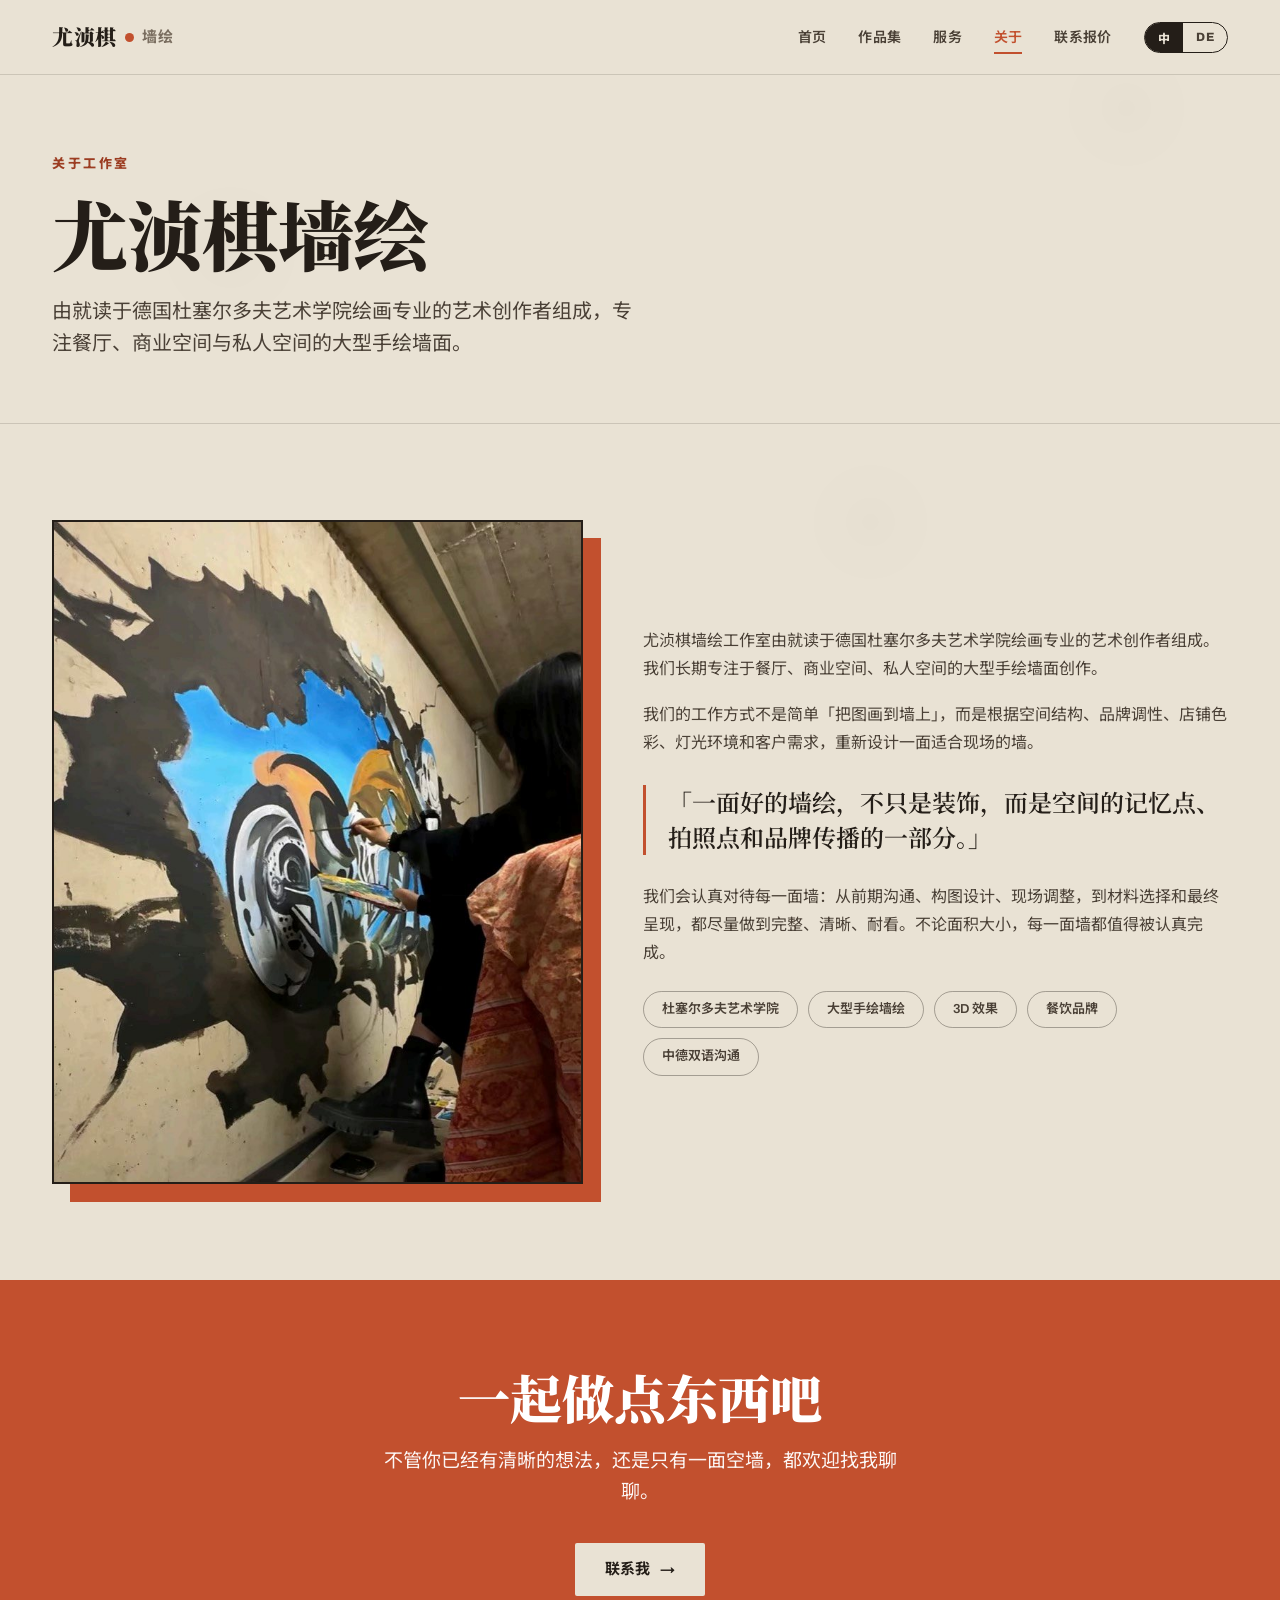
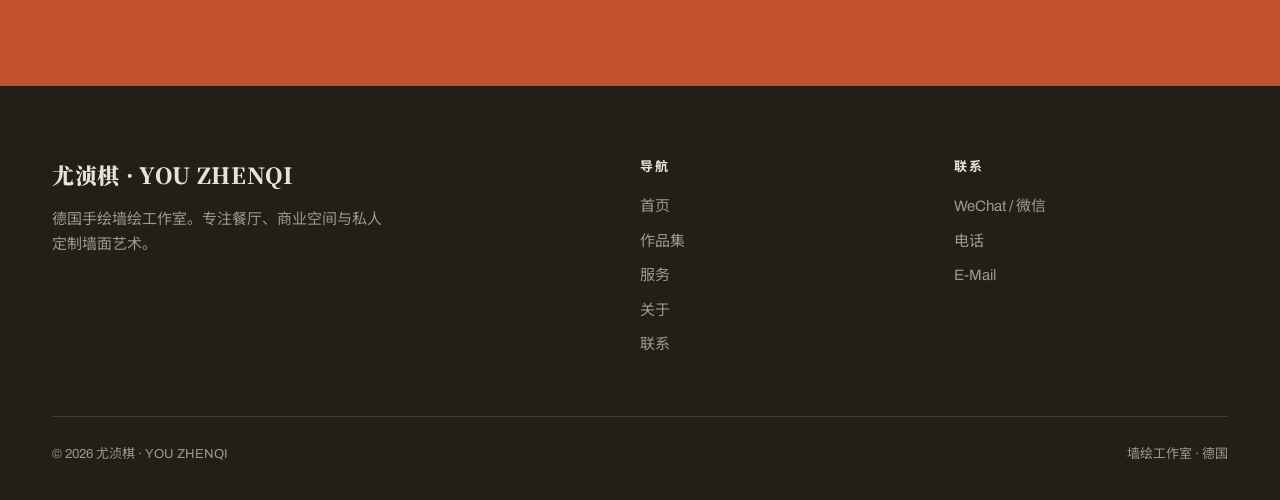
<file: about.html>
<!DOCTYPE html>
<html lang="zh">
<head>
<meta charset="UTF-8">
<meta name="viewport" content="width=device-width, initial-scale=1.0">
<title>关于 · 尤浈棋墙绘 | Über mich — YOU Zhenqi</title>
<link rel="preconnect" href="https://fonts.googleapis.com">
<link rel="preconnect" href="https://fonts.gstatic.com" crossorigin>
<link href="https://fonts.googleapis.com/css2?family=Noto+Serif+SC:wght@400;600;900&family=Noto+Sans+SC:wght@400;500;700&family=Archivo:wght@400;600;700;800&family=Archivo+Black&display=swap" rel="stylesheet">
<style>
/* ============================================================
   尤浈棋墙绘工作室 — 全站样式
   设计语言：plaster 墙底 / terracotta 赭红 / 手工质感
   ============================================================ */
:root{
  --plaster:#E9E2D4;
  --plaster-2:#DED4C0;
  --plaster-3:#D3C7AF;
  --paper:#F3EEE3;
  --ink:#241E18;
  --ink-soft:#4A4036;
  --ink-faint:#7A6E60;
  --terra:#C2502E;
  --terra-deep:#9C3D22;
  --terra-light:#D9683F;
  --ochre:#D88A3F;
  --teal:#2E5D5A;
  --gold:#C99A4B;
  --line:rgba(36,30,24,.15);
  --line-strong:rgba(36,30,24,.35);
  --shadow:24px 24px 0 rgba(36,30,24,.06);
  --serif:'Noto Serif SC',serif;
  --sans:'Archivo','Noto Sans SC',sans-serif;
  --black:'Archivo Black',sans-serif;
  --maxw:1240px;
}
*{margin:0;padding:0;box-sizing:border-box}
html{scroll-behavior:smooth;-webkit-text-size-adjust:100%}
body{
  font-family:var(--sans);background:var(--plaster);color:var(--ink);
  -webkit-font-smoothing:antialiased;overflow-x:hidden;line-height:1.5;
}
body::before{
  content:"";position:fixed;inset:0;z-index:0;pointer-events:none;opacity:.6;
  background-image:
    radial-gradient(circle at 18% 28%, rgba(0,0,0,.022) 0%, transparent 7%),
    radial-gradient(circle at 68% 58%, rgba(0,0,0,.018) 0%, transparent 8%),
    radial-gradient(circle at 88% 12%, rgba(0,0,0,.018) 0%, transparent 6%),
    radial-gradient(circle at 40% 80%, rgba(0,0,0,.015) 0%, transparent 7%);
}
.wrap{max-width:var(--maxw);margin:0 auto;padding:0 32px;position:relative;z-index:1}
img{max-width:100%;display:block}
a{color:inherit}

/* ---------- 语言切换 ---------- */
.de [data-zh]{display:none}
[data-de]{display:none}
.de [data-de]{display:inline}
.de [data-de].block{display:block}

/* ---------- 顶栏 ---------- */
header.site{
  position:sticky;top:0;z-index:100;
  background:rgba(233,226,212,.85);backdrop-filter:blur(12px);
  border-bottom:1px solid var(--line);transition:transform .35s;
}
header.site.hide{transform:translateY(-100%)}
.nav{display:flex;align-items:center;justify-content:space-between;height:74px}
.brand{font-family:var(--serif);font-weight:900;font-size:21px;letter-spacing:.03em;text-decoration:none;color:var(--ink);display:flex;align-items:center;gap:8px}
.brand .dot{width:9px;height:9px;background:var(--terra);border-radius:50%;display:inline-block}
.nav-links{display:flex;gap:32px;align-items:center}
.nav-links a.nl{text-decoration:none;color:var(--ink-soft);font-size:14px;font-weight:600;letter-spacing:.02em;position:relative;padding:4px 0;transition:color .2s}
.nav-links a.nl::after{content:"";position:absolute;left:0;bottom:-2px;width:0;height:2px;background:var(--terra);transition:width .25s}
.nav-links a.nl:hover,.nav-links a.nl.active{color:var(--terra)}
.nav-links a.nl:hover::after,.nav-links a.nl.active::after{width:100%}
.lang-toggle{display:flex;border:1.5px solid var(--ink);border-radius:40px;overflow:hidden}
.lang-toggle button{border:none;background:transparent;padding:6px 13px;cursor:pointer;font-weight:800;color:var(--ink-soft);font-size:12px;letter-spacing:.04em;font-family:inherit}
.lang-toggle button.active{background:var(--ink);color:var(--plaster)}
.menu-btn{display:none;background:none;border:none;cursor:pointer;flex-direction:column;gap:5px;padding:8px;z-index:101}
.menu-btn span{width:26px;height:2px;background:var(--ink);display:block;transition:.3s}
.menu-btn.x span:nth-child(1){transform:translateY(7px) rotate(45deg)}
.menu-btn.x span:nth-child(2){opacity:0}
.menu-btn.x span:nth-child(3){transform:translateY(-7px) rotate(-45deg)}

/* ---------- 按钮 ---------- */
.btn{display:inline-flex;align-items:center;gap:9px;text-decoration:none;font-weight:700;font-size:15px;padding:15px 30px;border-radius:2px;transition:transform .15s,box-shadow .2s,background .2s,color .2s;letter-spacing:.02em;cursor:pointer;border:none;font-family:inherit}
.btn-primary{background:var(--terra);color:#fff;box-shadow:4px 4px 0 var(--ink)}
.btn-primary:hover{transform:translate(-2px,-2px);box-shadow:6px 6px 0 var(--ink)}
.btn-ghost{background:transparent;color:var(--ink);border:1.5px solid var(--ink)}
.btn-ghost:hover{background:var(--ink);color:var(--plaster)}
.btn-light{background:var(--plaster);color:var(--ink)}
.btn-light:hover{transform:translateY(-2px)}

/* ---------- section 通用 ---------- */
.section{padding:96px 0;position:relative}
.sec-head{margin-bottom:54px;max-width:720px}
.sec-head.center{margin-left:auto;margin-right:auto;text-align:center}
.sec-tag{display:inline-flex;align-items:center;gap:10px;font-size:12px;font-weight:800;letter-spacing:.2em;text-transform:uppercase;color:var(--terra);margin-bottom:18px}
.sec-tag::before{content:"";width:34px;height:2px;background:var(--terra)}
.sec-head.center .sec-tag::before{display:none}
.sec-title{font-family:var(--serif);font-weight:900;font-size:clamp(30px,5vw,52px);line-height:1.04;letter-spacing:-.01em}
.sec-sub{font-size:18px;line-height:1.65;color:var(--ink-soft);margin-top:20px}

/* ---------- 页面顶部 banner ---------- */
.page-hero{padding:80px 0 64px;border-bottom:1px solid var(--line);position:relative;overflow:hidden}
.page-hero .eyebrow{font-size:13px;font-weight:800;letter-spacing:.2em;text-transform:uppercase;color:var(--terra-deep);margin-bottom:20px}
.page-hero h1{font-family:var(--serif);font-weight:900;font-size:clamp(40px,7vw,76px);line-height:1;letter-spacing:-.01em}
.page-hero .ph-lead{font-size:clamp(17px,2.2vw,20px);line-height:1.6;color:var(--ink-soft);max-width:580px;margin-top:24px}
.page-hero .ph-deco{position:absolute;right:-30px;bottom:-40px;width:300px;opacity:.5;pointer-events:none}
@media(max-width:760px){.page-hero .ph-deco{display:none}}

/* ---------- 滚动渐入 ---------- */
.reveal{opacity:0;transform:translateY(28px);transition:opacity .8s cubic-bezier(.2,.7,.3,1),transform .8s cubic-bezier(.2,.7,.3,1)}
.reveal.in{opacity:1;transform:none}
.reveal.d1{transition-delay:.08s}.reveal.d2{transition-delay:.16s}.reveal.d3{transition-delay:.24s}.reveal.d4{transition-delay:.32s}

/* ---------- 页脚 ---------- */
footer.site{background:var(--ink);color:rgba(233,226,212,.62);padding:72px 0 36px}
.foot-grid{display:grid;grid-template-columns:2fr 1fr 1fr;gap:40px;margin-bottom:48px}
footer .brand{color:var(--plaster);font-size:22px;margin-bottom:16px}
footer .f-about{max-width:340px;line-height:1.7;font-size:15px}
.foot-col h4{color:var(--plaster);font-size:13px;letter-spacing:.12em;text-transform:uppercase;margin-bottom:18px;font-weight:700}
.foot-col a{display:block;text-decoration:none;color:rgba(233,226,212,.62);font-size:15px;margin-bottom:12px;transition:color .2s}
.foot-col a:hover{color:var(--ochre)}
.foot-bottom{border-top:1px solid rgba(233,226,212,.16);padding-top:28px;display:flex;justify-content:space-between;flex-wrap:wrap;gap:12px;font-size:13px}
@media(max-width:760px){.foot-grid{grid-template-columns:1fr;gap:30px}}

/* ---------- 移动端 ---------- */
@media(max-width:880px){
  .wrap{padding:0 22px}
  .section{padding:68px 0}
  .menu-btn{display:flex}
  .nav-links{position:fixed;inset:74px 0 auto 0;background:var(--paper);flex-direction:column;gap:0;padding:0;border-bottom:0 solid var(--line);max-height:0;overflow:hidden;transition:max-height .35s ease,padding .35s ease;box-shadow:0 20px 40px rgba(36,30,24,.12)}
  .nav-links.open{max-height:440px;padding:8px 0 20px;border-bottom:1px solid var(--line)}
  .nav-links a.nl{padding:16px 26px;width:100%;border-bottom:1px solid var(--line)}
  .nav-links a.nl::after{display:none}
  .lang-toggle{margin:16px 26px 0}
}
@media(prefers-reduced-motion:reduce){
  .reveal{opacity:1!important;transform:none!important;transition:none}
  html{scroll-behavior:auto}
  *{animation:none!important}
}

/* ============================================================
   组件样式 — 各页面专用模块
   ============================================================ */

/* ===== 首页 HERO ===== */
.home-hero{padding:80px 0 60px;position:relative;min-height:78vh;display:flex;align-items:center}
.hero-grid{display:grid;grid-template-columns:1.05fr .95fr;gap:50px;align-items:center;width:100%}
.hero-eyebrow{display:inline-flex;align-items:center;gap:12px;font-size:13px;font-weight:800;letter-spacing:.18em;text-transform:uppercase;color:var(--terra-deep);margin-bottom:28px}
.hero-eyebrow::before{content:"";width:40px;height:2px;background:var(--terra)}
.home-hero h1{font-family:var(--serif);font-weight:900;font-size:clamp(46px,7.5vw,88px);line-height:.98;letter-spacing:-.015em;margin-bottom:10px}
.home-hero h1 .accent{color:var(--terra)}
.home-hero .sub-name{font-family:var(--black);font-size:clamp(13px,1.8vw,17px);letter-spacing:.32em;text-transform:uppercase;color:var(--ink-faint);margin:16px 0 30px}
.home-hero .lead{font-size:clamp(17px,2.1vw,20px);line-height:1.62;max-width:500px;color:var(--ink-soft);margin-bottom:38px}
.hero-cta{display:flex;gap:16px;flex-wrap:wrap;margin-bottom:42px}
.hero-stats{display:flex;gap:0;border-top:2px solid var(--ink);border-bottom:2px solid var(--ink)}
.hero-stats .stat{flex:1;padding:22px 4px;border-right:1px solid var(--line)}
.hero-stats .stat:last-child{border-right:none}
.hero-stats .num{font-family:var(--black);font-size:clamp(24px,3.6vw,38px);color:var(--terra-deep);line-height:1}
.hero-stats .lbl{font-size:11px;font-weight:700;letter-spacing:.08em;color:var(--ink-soft);margin-top:8px;text-transform:uppercase}
/* hero 视觉拼贴 */
.hero-art{position:relative;aspect-ratio:4/5}
.hero-art .blob{position:absolute;inset:0;z-index:0}
.hero-art .frame{position:absolute;border:2px solid var(--ink);overflow:hidden;background:var(--plaster-2)}
.hero-art .f1{inset:6% 12% 30% 6%;z-index:2;box-shadow:14px 14px 0 var(--terra)}
.hero-art .f2{width:46%;aspect-ratio:1;right:2%;bottom:6%;z-index:3;box-shadow:10px 10px 0 var(--teal)}
.hero-art .ph{width:100%;height:100%;display:flex;flex-direction:column;align-items:center;justify-content:center;gap:8px;color:var(--ink-faint);font-weight:700;font-size:13px;text-align:center;padding:14px;background:linear-gradient(135deg,var(--plaster-2),var(--plaster-3))}
.hero-art .ph .ic{font-size:30px;opacity:.55}
@media(max-width:880px){
  .hero-grid{grid-template-columns:1fr;gap:40px}
  .hero-art{max-width:380px;margin:0 auto}
}

/* ===== 通用图片占位 ===== */
.ph-box{display:flex;flex-direction:column;align-items:center;justify-content:center;gap:8px;color:var(--ink-faint);font-weight:700;font-size:13px;text-align:center;padding:18px;background:linear-gradient(135deg,var(--plaster-2),var(--plaster-3));width:100%;height:100%}
.ph-box .ic{font-size:28px;opacity:.5}

/* ===== 作品网格 ===== */
.filter-bar{display:flex;gap:10px;flex-wrap:wrap;margin-bottom:40px}
.filter-bar button{background:transparent;border:1.5px solid var(--line-strong);color:var(--ink-soft);padding:10px 22px;border-radius:40px;font-weight:700;font-size:14px;cursor:pointer;font-family:inherit;transition:.2s}
.filter-bar button:hover{border-color:var(--ink)}
.filter-bar button.active{background:var(--ink);color:var(--plaster);border-color:var(--ink)}
.work-grid{display:grid;grid-template-columns:repeat(3,1fr);gap:20px}
.work-card{position:relative;overflow:hidden;border:1px solid var(--line);background:var(--plaster-2);cursor:pointer;aspect-ratio:4/5}
.work-card.wide{grid-column:span 2;aspect-ratio:8/5}
.work-card img{width:100%;height:100%;object-fit:cover;transition:transform .55s}
.work-card:hover img{transform:scale(1.06)}
.work-card .ph-box{aspect-ratio:auto;height:100%}
.work-overlay{position:absolute;inset:0;background:linear-gradient(to top,rgba(36,30,24,.86),rgba(36,30,24,.1) 55%,transparent);display:flex;flex-direction:column;justify-content:flex-end;padding:24px;opacity:0;transition:opacity .3s}
.work-card:hover .work-overlay{opacity:1}
.work-overlay .wt{color:#fff;font-family:var(--serif);font-weight:600;font-size:20px}
.work-overlay .wc{color:var(--ochre);font-size:13px;font-weight:700;margin-top:5px;letter-spacing:.04em;text-transform:uppercase}
.work-overlay .zoom{position:absolute;top:18px;right:18px;width:40px;height:40px;border:1.5px solid rgba(255,255,255,.6);border-radius:50%;display:flex;align-items:center;justify-content:center;color:#fff;font-size:18px}
@media(max-width:760px){.work-grid{grid-template-columns:1fr 1fr;gap:12px}.work-card.wide{grid-column:span 2}}
@media(max-width:480px){.work-grid{grid-template-columns:1fr}.work-card.wide{grid-column:span 1}}

/* ===== 灯箱 ===== */
.lightbox{position:fixed;inset:0;z-index:200;background:rgba(20,16,12,.92);display:none;align-items:center;justify-content:center;padding:30px}
.lightbox.open{display:flex}
.lb-inner{max-width:900px;width:100%;max-height:90vh;display:flex;flex-direction:column}
.lb-media{flex:1;min-height:0;display:flex;align-items:center;justify-content:center;background:var(--plaster-2);border:2px solid var(--plaster)}
.lb-media img{max-width:100%;max-height:72vh;object-fit:contain}
#lbPh{width:100%;height:50vh;flex-direction:column}
.lb-cap{background:var(--plaster);padding:20px 26px;display:flex;justify-content:space-between;align-items:center;gap:16px}
.lb-cap .lbt{font-family:var(--serif);font-weight:700;font-size:22px}
.lb-cap .lbc{color:var(--terra);font-weight:700;font-size:13px;letter-spacing:.06em;text-transform:uppercase}
.lb-close{position:absolute;top:24px;right:30px;width:48px;height:48px;border:1.5px solid rgba(255,255,255,.5);background:transparent;color:#fff;border-radius:50%;font-size:24px;cursor:pointer;display:flex;align-items:center;justify-content:center}
.lb-close:hover{background:var(--terra);border-color:var(--terra)}

/* ===== 服务卡片 ===== */
.svc-grid{display:grid;grid-template-columns:repeat(3,1fr);gap:1px;background:var(--line);border:1px solid var(--line)}
.svc{background:var(--plaster);padding:40px 32px;transition:background .3s}
.svc:hover{background:var(--paper)}
.svc .svc-no{font-family:var(--black);font-size:14px;color:var(--terra);letter-spacing:.1em}
.svc h3{font-family:var(--serif);font-weight:600;font-size:25px;margin:14px 0 14px}
.svc p{font-size:15px;line-height:1.7;color:var(--ink-soft)}
.svc .svc-list{list-style:none;margin-top:18px}
.svc .svc-list li{font-size:14px;color:var(--ink-soft);padding:7px 0 7px 22px;position:relative;border-top:1px solid var(--line)}
.svc .svc-list li::before{content:"→";position:absolute;left:0;color:var(--terra);font-weight:700}
@media(max-width:760px){.svc-grid{grid-template-columns:1fr}}

/* dark 变体 */
.section.dark{background:var(--ink);color:var(--plaster)}
.section.dark .sec-title{color:var(--plaster)}
.section.dark .sec-sub{color:rgba(233,226,212,.72)}
.section.dark .sec-tag{color:var(--ochre)}
.section.dark .svc-grid{background:rgba(233,226,212,.16);border-color:rgba(233,226,212,.16)}
.section.dark .svc{background:var(--ink)}
.section.dark .svc:hover{background:#322a22}
.section.dark .svc h3{color:var(--plaster)}
.section.dark .svc p,.section.dark .svc .svc-list li{color:rgba(233,226,212,.72)}
.section.dark .svc .svc-list li{border-color:rgba(233,226,212,.16)}

/* ===== 流程时间线 ===== */
.process{display:grid;grid-template-columns:repeat(4,1fr);gap:24px;position:relative}
.process::before{content:"";position:absolute;top:34px;left:8%;right:8%;height:2px;background:var(--line-strong);z-index:0}
.step{position:relative;z-index:1;text-align:center}
.step .step-no{width:68px;height:68px;margin:0 auto 22px;border-radius:50%;background:var(--plaster);border:2px solid var(--ink);display:flex;align-items:center;justify-content:center;font-family:var(--black);font-size:24px;color:var(--terra-deep)}
.step:hover .step-no{background:var(--terra);color:#fff;border-color:var(--terra)}
.step h4{font-family:var(--serif);font-weight:600;font-size:19px;margin-bottom:10px}
.step p{font-size:14px;line-height:1.6;color:var(--ink-soft)}
@media(max-width:760px){.process{grid-template-columns:1fr 1fr;gap:30px}.process::before{display:none}}

/* ===== 关于/特色 ===== */
.about-grid{display:grid;grid-template-columns:1fr 1.1fr;gap:60px;align-items:center}
.about-img{aspect-ratio:4/5;border:2px solid var(--ink);box-shadow:18px 18px 0 var(--terra);overflow:hidden;background:var(--plaster-2)}
.about-img img{width:100%;height:100%;object-fit:cover}
.about-text p{font-size:16px;line-height:1.75;color:var(--ink-soft);margin-bottom:18px}
.about-quote{font-family:var(--serif);font-size:24px;line-height:1.45;color:var(--ink);font-weight:600;border-left:3px solid var(--terra);padding-left:22px;margin:28px 0}
.tag-row{display:flex;flex-wrap:wrap;gap:10px;margin-top:24px}
.tag{border:1.5px solid var(--line-strong);padding:8px 18px;border-radius:40px;font-size:13px;font-weight:600;color:var(--ink-soft)}
@media(max-width:880px){.about-grid{grid-template-columns:1fr;gap:36px}.about-img{max-width:380px}}

/* ===== 客户/信任条 ===== */
.client-row{display:flex;flex-wrap:wrap;justify-content:center;gap:14px}
.client-chip{border:1.5px solid var(--ink);padding:14px 28px;border-radius:40px;font-weight:700;font-size:16px}
.client-chip.hl{background:var(--terra);color:#fff;border-color:var(--terra)}

/* ===== 数字大标 ===== */
.bignum-grid{display:grid;grid-template-columns:repeat(4,1fr);gap:30px}
.bignum{text-align:center}
.bignum .n{font-family:var(--black);font-size:clamp(40px,6vw,64px);color:var(--terra);line-height:1}
.bignum .l{font-size:14px;font-weight:600;color:var(--ink-soft);margin-top:10px}
@media(max-width:600px){.bignum-grid{grid-template-columns:1fr 1fr;gap:30px}}

/* ===== FAQ ===== */
.faq-list{max-width:820px;margin:0 auto}
.faq-item{border-bottom:1px solid var(--line)}
.faq-q{width:100%;background:none;border:none;cursor:pointer;padding:26px 0;display:flex;justify-content:space-between;align-items:center;gap:20px;text-align:left;font-family:var(--serif);font-weight:600;font-size:19px;color:var(--ink);font-family:inherit}
.faq-q .fq-ic{flex-shrink:0;width:32px;height:32px;border:1.5px solid var(--ink);border-radius:50%;display:flex;align-items:center;justify-content:center;font-size:20px;transition:.3s}
.faq-item.open .fq-ic{background:var(--terra);color:#fff;border-color:var(--terra);transform:rotate(45deg)}
.faq-a{max-height:0;overflow:hidden;transition:max-height .35s ease}
.faq-item.open .faq-a{max-height:300px}
.faq-a p{padding:0 0 26px;font-size:15px;line-height:1.7;color:var(--ink-soft)}

/* ===== 报价表单 ===== */
.quote-wrap{display:grid;grid-template-columns:1fr 1fr;gap:54px;align-items:start}
.quote-info .contact-methods{display:flex;flex-direction:column;gap:24px;margin-top:30px}
.cm{display:flex;align-items:center;gap:18px}
.cm .cm-ic{width:54px;height:54px;flex-shrink:0;border:2px solid var(--line-strong);border-radius:50%;display:flex;align-items:center;justify-content:center;font-size:22px}
.cm .cm-label{font-size:12px;letter-spacing:.1em;text-transform:uppercase;color:var(--ink-faint);font-weight:700}
.cm .cm-val{font-size:20px;font-weight:700;margin-top:3px}
.qr-card{margin-top:30px;display:inline-flex;flex-direction:column;align-items:center;background:#fff;padding:22px;border:1px solid var(--line);box-shadow:8px 8px 0 var(--plaster-3);max-width:220px}
.qr-box{width:160px;height:160px;background:var(--plaster);border:2px dashed var(--ink-faint);display:flex;flex-direction:column;align-items:center;justify-content:center;gap:8px;color:var(--ink-faint);font-weight:700;font-size:12px;text-align:center;padding:14px}
.qr-card .qr-name{font-weight:800;margin-top:14px;font-size:14px}
.quote-form{background:var(--paper);border:1px solid var(--line);padding:36px}
.field{margin-bottom:22px}
.field label{display:block;font-size:13px;font-weight:700;letter-spacing:.04em;color:var(--ink-soft);margin-bottom:9px}
.field input,.field textarea{width:100%;background:var(--plaster);border:1.5px solid var(--line-strong);padding:13px 15px;font-family:inherit;font-size:15px;color:var(--ink);border-radius:2px}
.field input:focus,.field textarea:focus{outline:none;border-color:var(--terra)}
.field textarea{resize:vertical;min-height:110px}
.type-pills{display:flex;flex-wrap:wrap;gap:10px}
.type-pills label{display:inline-flex;align-items:center;cursor:pointer;border:1.5px solid var(--line-strong);padding:9px 18px;border-radius:40px;font-size:14px;font-weight:600;color:var(--ink-soft);margin:0;transition:.2s}
.type-pills input{position:absolute;opacity:0;width:0}
.type-pills label:has(input:checked){background:var(--ink);color:var(--plaster);border-color:var(--ink)}
#formMsg{font-size:14px;color:var(--terra-deep);font-weight:700;margin-top:14px;min-height:20px}
@media(max-width:880px){.quote-wrap{grid-template-columns:1fr;gap:40px}}

/* ===== CTA 大色块 ===== */
.cta-band{background:var(--terra);color:#fff;text-align:center;padding:90px 0}
.cta-band h2{font-family:var(--serif);font-weight:900;font-size:clamp(30px,5vw,52px);line-height:1.05;margin-bottom:22px}
.cta-band p{font-size:19px;opacity:.95;max-width:540px;margin:0 auto 36px;line-height:1.6}

/* ===== 装饰笔刷 ===== */
.brush-deco{position:absolute;pointer-events:none;z-index:0;opacity:.85}

/* ===== 项目详情灯箱 ===== */
.projbox{position:fixed;inset:0;z-index:210;background:rgba(20,16,12,.93);display:none;overflow-y:auto;padding:40px 20px}
.projbox.open{display:block}
.pj-inner{max-width:920px;margin:0 auto;background:var(--plaster);border:2px solid var(--ink)}
.pj-head{padding:32px 36px 24px;border-bottom:1px solid var(--line)}
.pj-meta{font-size:12px;font-weight:800;letter-spacing:.14em;text-transform:uppercase;color:var(--terra);margin-bottom:12px}
.pj-head h3{font-family:var(--serif);font-weight:900;font-size:clamp(26px,4vw,38px);line-height:1.08}
.pj-body{padding:28px 36px 36px}
.pj-desc{font-size:16px;line-height:1.8;color:var(--ink-soft);margin-bottom:28px}
.pj-gallery{display:flex;flex-direction:column;gap:14px}
.pj-gallery img{width:100%;border:1px solid var(--line);background:var(--plaster-2)}
.pj-gallery img.pj-main{border:2px solid var(--ink)}
.pj-close{position:fixed;top:24px;right:30px;width:48px;height:48px;border:1.5px solid rgba(255,255,255,.55);background:rgba(20,16,12,.6);color:#fff;border-radius:50%;font-size:24px;cursor:pointer;display:flex;align-items:center;justify-content:center;z-index:211}
.pj-close:hover{background:var(--terra);border-color:var(--terra)}
@media(max-width:560px){.pj-head,.pj-body{padding-left:20px;padding-right:20px}}

/* 真实图片卡片 */
.work-card img.cover{width:100%;height:100%;object-fit:cover;transition:transform .55s}
.work-card:hover img.cover{transform:scale(1.06)}

/* 二维码真实图 */
.qr-real{width:160px;height:160px;object-fit:cover;border:1px solid var(--line)}

/* ============================================================
   手机端优化 (≤768px) — 只影响手机，桌面不变
   ============================================================ */
@media(max-width:768px){
  /* --- 通用间距收紧 --- */
  .section{padding:48px 0}
  .wrap{padding:0 18px}
  .sec-head{margin-bottom:32px}
  .page-hero{padding:48px 0 36px}
  .cta-band{padding:56px 0}

  /* --- HERO：手机改成干净的单张大图，不用拼贴 --- */
  .home-hero{padding:32px 0 8px;min-height:auto}
  .hero-grid{gap:28px}
  .home-hero h1{font-size:40px;line-height:1.02}
  .home-hero .sub-name{font-size:12px;letter-spacing:.22em;margin:12px 0 20px}
  .home-hero .lead{font-size:16px;margin-bottom:26px}
  .hero-eyebrow{margin-bottom:18px;font-size:12px}
  .hero-cta{margin-bottom:30px;gap:12px}
  .hero-cta .btn{padding:13px 22px;font-size:14px}
  /* 拼贴改单图：隐藏装饰blob和第二张，主图铺满 */
  .hero-art{aspect-ratio:16/11;max-width:100%;margin:0}
  .hero-art .blob{display:none}
  .hero-art .f1{position:relative;inset:auto;width:100%;height:100%;box-shadow:8px 8px 0 var(--terra);border-width:2px}
  .hero-art .f2{display:none}
  .hero-stats .num{font-size:26px}
  .hero-stats .lbl{font-size:10px}
  .hero-stats .stat{padding:16px 4px}

  /* --- 标题统一缩小 --- */
  .sec-title{font-size:28px}
  .page-hero h1{font-size:40px}
  .page-hero .ph-lead{font-size:16px;margin-top:18px}
  .sec-sub{font-size:15px}

  /* --- 作品网格：手机单列，统一比例，间距收紧 --- */
  .work-grid{grid-template-columns:1fr;gap:14px}
  .work-card,.work-card.wide{grid-column:span 1;aspect-ratio:4/3}
  .filter-bar{gap:8px;margin-bottom:28px}
  .filter-bar button{padding:8px 16px;font-size:13px}
  /* 手机上作品卡的标题常驻显示（不靠hover） */
  .work-overlay{opacity:1;background:linear-gradient(to top,rgba(36,30,24,.82),transparent 50%)}
  .work-overlay .wt{font-size:17px}
  .work-overlay .zoom{width:34px;height:34px;font-size:15px;top:14px;right:14px}

  /* --- 服务卡 --- */
  .svc{padding:28px 22px}
  .svc h3{font-size:21px}

  /* --- 流程 --- */
  .process{gap:24px 16px}
  .step .step-no{width:56px;height:56px;font-size:20px;margin-bottom:14px}
  .step h4{font-size:17px}

  /* --- 关于 --- */
  .about-grid{gap:28px}
  .about-img{max-width:100%}
  .about-quote{font-size:20px;padding-left:16px;margin:22px 0}
  .about-text p{font-size:15px}

  /* --- 数字 --- */
  .bignum .n{font-size:42px}
  .bignum .l{font-size:13px}

  /* --- 客户chip --- */
  .client-chip{padding:11px 20px;font-size:14px}

  /* --- 联系表单 --- */
  .quote-form{padding:24px 18px}
  .cm .cm-val{font-size:17px}
  .qr-card{margin-top:24px}

  /* --- FAQ --- */
  .faq-q{font-size:17px;padding:20px 0}

  /* --- 项目详情灯箱 --- */
  .projbox{padding:0}
  .pj-inner{border:none;min-height:100vh}
  .pj-head{padding:24px 20px 18px}
  .pj-head h3{font-size:24px}
  .pj-body{padding:20px}
  .pj-desc{font-size:15px;line-height:1.7}
  .pj-close{top:14px;right:16px;width:42px;height:42px}

  /* --- CTA --- */
  .cta-band h2{font-size:28px}
  .cta-band p{font-size:16px}

  /* --- 页脚 --- */
  footer.site{padding:48px 0 28px}
}

/* 超窄屏 (≤380px) 再收一档 */
@media(max-width:380px){
  .home-hero h1,.page-hero h1{font-size:34px}
  .sec-title{font-size:25px}
  .hero-stats .num{font-size:23px}
}

</style>
</head>
<body>

<header class="site">
  <div class="wrap nav">
    <a href="index.html" class="brand">尤浈棋<span class="dot"></span><span data-zh style="font-size:15px;color:var(--ink-faint);font-family:var(--sans);font-weight:700">墙绘</span><span data-de style="font-size:13px;color:var(--ink-faint);font-family:var(--sans);font-weight:700">WANDKUNST</span></a>
    <nav class="nav-links" id="navLinks">
      <a class="nl" href="index.html"><span data-zh>首页</span><span data-de>Start</span></a>
      <a class="nl" href="works.html"><span data-zh>作品集</span><span data-de>Werke</span></a>
      <a class="nl" href="services.html"><span data-zh>服务</span><span data-de>Leistungen</span></a>
      <a class="nl active" href="about.html"><span data-zh>关于</span><span data-de>Über mich</span></a>
      <a class="nl" href="contact.html"><span data-zh>联系报价</span><span data-de>Kontakt</span></a>
      <div class="lang-toggle"><button data-lang-btn="zh" class="active" onclick="setLang('zh')">中</button><button data-lang-btn="de" onclick="setLang('de')">DE</button></div>
    </nav>
    <button class="menu-btn" id="menuBtn" onclick="toggleMenu()"><span></span><span></span><span></span></button>
  </div>
</header>

<section class="page-hero">
  <div class="wrap">
    <div class="eyebrow"><span data-zh>关于工作室</span><span data-de>Über das Atelier</span></div>
    <h1><span data-zh>尤浈棋墙绘</span><span data-de>YOU Zhenqi Atelier</span></h1>
    <p class="ph-lead"><span data-zh>由就读于德国杜塞尔多夫艺术学院绘画专业的艺术创作者组成，专注餐厅、商业空间与私人空间的大型手绘墙面。</span><span data-de class="block">Ein Team von Kunstschaffenden der Kunstakademie Düsseldorf — spezialisiert auf großformatige Wandmalerei für Restaurants, Gewerbe und private Räume.</span></p>
  </div>
</section>

<section class="section">
  <div class="wrap">
    <div class="about-grid">
      <div class="about-img reveal"><img src="[data-uri]" alt="现场作画" loading="lazy"></div>
      <div class="about-text reveal d1">
        <p><span data-zh>尤浈棋墙绘工作室由就读于德国杜塞尔多夫艺术学院绘画专业的艺术创作者组成。我们长期专注于餐厅、商业空间、私人空间的大型手绘墙面创作。</span><span data-de class="block">Das Atelier besteht aus Kunstschaffenden im Studiengang Malerei der Kunstakademie Düsseldorf. Wir konzentrieren uns auf großformatige Wandmalerei für Restaurants, Gewerbe und private Räume.</span></p>
        <p><span data-zh>我们的工作方式不是简单「把图画到墙上」，而是根据空间结构、品牌调性、店铺色彩、灯光环境和客户需求，重新设计一面适合现场的墙。</span><span data-de class="block">Wir malen nicht einfach ein Bild an die Wand — wir gestalten jede Wand neu, passend zu Raumstruktur, Markenton, Farben, Licht und den Wünschen des Kunden.</span></p>
        <div class="about-quote"><span data-zh>「一面好的墙绘，不只是装饰，而是空间的记忆点、拍照点和品牌传播的一部分。」</span><span data-de class="block">„Eine gute Wand ist nicht nur Dekoration — sie wird zum Erinnerungspunkt und Teil der Marke."</span></div>
        <p><span data-zh>我们会认真对待每一面墙：从前期沟通、构图设计、现场调整，到材料选择和最终呈现，都尽量做到完整、清晰、耐看。不论面积大小，每一面墙都值得被认真完成。</span><span data-de class="block">Von der Beratung über Entwurf und Anpassung vor Ort bis zu Material und Ausführung — jede Wand wird sorgfältig und vollständig umgesetzt, egal welche Größe.</span></p>
        <div class="tag-row">
          <span class="tag"><span data-zh>杜塞尔多夫艺术学院</span><span data-de>Kunstakademie Düsseldorf</span></span>
          <span class="tag"><span data-zh>大型手绘墙绘</span><span data-de>Großformat</span></span>
          <span class="tag"><span data-zh>3D 效果</span><span data-de>3D-Effekte</span></span>
          <span class="tag"><span data-zh>餐饮品牌</span><span data-de>Gastro-Marken</span></span>
          <span class="tag"><span data-zh>中德双语沟通</span><span data-de>DE / 中文</span></span>
        </div>
      </div>
    </div>
  </div>
</section>

<section class="cta-band">
  <div class="wrap reveal">
    <h2><span data-zh>一起做点东西吧</span><span data-de>Lassen Sie uns etwas schaffen</span></h2>
    <p><span data-zh>不管你已经有清晰的想法，还是只有一面空墙，都欢迎找我聊聊。</span><span data-de class="block">Ob fertige Idee oder leere Wand — schreiben Sie mir einfach.</span></p>
    <a href="contact.html" class="btn btn-light"><span data-zh>联系我</span><span data-de>Kontakt aufnehmen</span> →</a>
  </div>
</section>

<footer class="site">
  <div class="wrap">
    <div class="foot-grid">
      <div><div class="brand">尤浈棋 · YOU ZHENQI</div><p class="f-about"><span data-zh>德国手绘墙绘工作室。专注餐厅、商业空间与私人定制墙面艺术。</span><span data-de class="block">Wandmalerei-Atelier in Deutschland.</span></p></div>
      <div class="foot-col"><h4><span data-zh>导航</span><span data-de>Menü</span></h4><a href="index.html"><span data-zh>首页</span><span data-de>Start</span></a><a href="works.html"><span data-zh>作品集</span><span data-de>Werke</span></a><a href="services.html"><span data-zh>服务</span><span data-de>Leistungen</span></a><a href="about.html"><span data-zh>关于</span><span data-de>Über mich</span></a><a href="contact.html"><span data-zh>联系</span><span data-de>Kontakt</span></a></div>
      <div class="foot-col"><h4><span data-zh>联系</span><span data-de>Kontakt</span></h4><a href="contact.html">WeChat / 微信</a><a href="contact.html"><span data-zh>电话</span><span data-de>Telefon</span></a><a href="contact.html">E-Mail</a></div>
    </div>
    <div class="foot-bottom"><span>© 2026 尤浈棋 · YOU ZHENQI</span><span data-zh>墙绘工作室 · 德国</span><span data-de>Wandmalerei · Deutschland</span></div>
  </div>
</footer>

<script>
/* ===== 全站共用脚本 ===== */
(function(){
  // ---- 语言：记住选择 ----
  const saved = localStorage.getItem('mural_lang') || 'zh';
  function setLang(l){
    document.body.classList.toggle('de', l==='de');
    document.documentElement.lang = l;
    localStorage.setItem('mural_lang', l);
    document.querySelectorAll('[data-lang-btn]').forEach(b=>{
      b.classList.toggle('active', b.getAttribute('data-lang-btn')===l);
    });
  }
  window.setLang = setLang;
  document.addEventListener('DOMContentLoaded',()=>setLang(saved));

  // ---- 移动菜单 ----
  window.toggleMenu = function(){
    const nav=document.getElementById('navLinks');
    const btn=document.getElementById('menuBtn');
    nav.classList.toggle('open');
    btn.classList.toggle('x');
  };
  document.addEventListener('DOMContentLoaded',()=>{
    document.querySelectorAll('.nav-links a.nl').forEach(a=>a.addEventListener('click',()=>{
      const nav=document.getElementById('navLinks'), btn=document.getElementById('menuBtn');
      if(nav){nav.classList.remove('open')} if(btn){btn.classList.remove('x')}
    }));
  });

  // ---- 顶栏滚动隐藏 ----
  let lastY=0;
  window.addEventListener('scroll',()=>{
    const h=document.querySelector('header.site'); if(!h)return;
    const y=window.scrollY;
    if(y>200 && y>lastY) h.classList.add('hide'); else h.classList.remove('hide');
    lastY=y;
  },{passive:true});

  // ---- 滚动渐入 ----
  document.addEventListener('DOMContentLoaded',()=>{
    const io=new IntersectionObserver(es=>es.forEach(e=>{
      if(e.isIntersecting){e.target.classList.add('in');io.unobserve(e.target)}
    }),{threshold:.1});
    document.querySelectorAll('.reveal').forEach(el=>io.observe(el));
  });

  // ---- 作品筛选 ----
  window.filterWork = function(cat, btn){
    document.querySelectorAll('[data-filter-btn]').forEach(b=>b.classList.remove('active'));
    if(btn) btn.classList.add('active');
    document.querySelectorAll('[data-cat]').forEach(item=>{
      const show = cat==='all' || item.getAttribute('data-cat')===cat;
      item.style.display = show ? '' : 'none';
    });
  };

  // ---- 灯箱 ----
  window.openLightbox = function(el){
    const lb=document.getElementById('lightbox'); if(!lb)return;
    const title=el.getAttribute('data-lb-title')||'';
    const titleDe=el.getAttribute('data-lb-title-de')||title;
    const cat=el.getAttribute('data-lb-cat')||'';
    const img=el.querySelector('img');
    const lbImg=document.getElementById('lbImg');
    const lbPh=document.getElementById('lbPh');
    if(img && img.getAttribute('src')){lbImg.src=img.getAttribute('src');lbImg.style.display='block';lbPh.style.display='none';}
    else{lbImg.style.display='none';lbPh.style.display='flex';}
    document.getElementById('lbTitle').textContent=title;
    document.getElementById('lbTitleDe').textContent=titleDe;
    document.getElementById('lbCat').textContent=cat;
    lb.classList.add('open');document.body.style.overflow='hidden';
  };
  // ---- 项目详情灯箱（多图 + 描述）----
  window.openProject = function(card){
    const lb=document.getElementById('projbox'); if(!lb)return;
    document.getElementById('pjTitle').textContent=card.getAttribute('data-title')||'';
    document.getElementById('pjTitleDe').textContent=card.getAttribute('data-title-de')||'';
    document.getElementById('pjMeta').textContent=card.getAttribute('data-meta')||'';
    document.getElementById('pjMetaDe').textContent=card.getAttribute('data-meta-de')||'';
    document.getElementById('pjDesc').textContent=card.getAttribute('data-desc')||'';
    document.getElementById('pjDescDe').textContent=card.getAttribute('data-desc-de')||'';
    const imgs=(card.getAttribute('data-imgs')||'').split('|').filter(Boolean);
    const gal=document.getElementById('pjGallery');
    gal.innerHTML='';
    imgs.forEach((src,i)=>{
      const im=document.createElement('img');
      im.src=src; im.loading='lazy'; im.alt='';
      if(i===0)im.className='pj-main';
      gal.appendChild(im);
    });
    lb.classList.add('open');document.body.style.overflow='hidden';
  };
  window.closeProject = function(){
    const lb=document.getElementById('projbox'); if(!lb)return;
    lb.classList.remove('open');document.body.style.overflow='';
  };
  window.closeLightbox = function(){
    const lb=document.getElementById('lightbox'); if(!lb)return;
    lb.classList.remove('open');document.body.style.overflow='';
  };
  document.addEventListener('keydown',e=>{if(e.key==='Escape'){window.closeLightbox&&window.closeLightbox();window.closeProject&&window.closeProject();}});

  // ---- FAQ 手风琴 ----
  window.toggleFaq = function(el){
    const item=el.closest('.faq-item');
    item.classList.toggle('open');
  };

  // ---- 报价表单（前端校验 + mailto 兜底，无后端也能用）----
  window.submitQuote = function(e){
    e.preventDefault();
    const f=e.target;
    const name=f.qname.value.trim();
    const contact=f.qcontact.value.trim();
    const msg=f.qmsg.value.trim();
    const typeEl=f.querySelector('input[name="qtype"]:checked');
    const type=typeEl?typeEl.value:'-';
    if(!name||!contact){
      document.getElementById('formMsg').textContent = document.body.classList.contains('de')
        ? 'Bitte Name und Kontakt ausfüllen.' : '请填写姓名和联系方式。';
      return;
    }
    const subject=encodeURIComponent('墙绘咨询 / Anfrage — '+name);
    const body=encodeURIComponent(
      `姓名/Name: ${name}\n联系方式/Kontakt: ${contact}\n类型/Typ: ${type}\n\n${msg}`
    );
    // 改成她的真实邮箱
    window.location.href=`mailto:youxiangyun1015@gmail.com?subject=${subject}&body=${body}`;
    document.getElementById('formMsg').textContent = document.body.classList.contains('de')
      ? 'Danke! Ihr Mailprogramm öffnet sich…' : '谢谢！正在打开你的邮箱…';
    f.reset();
  };
})();

</script>
</body>
</html>
</file>
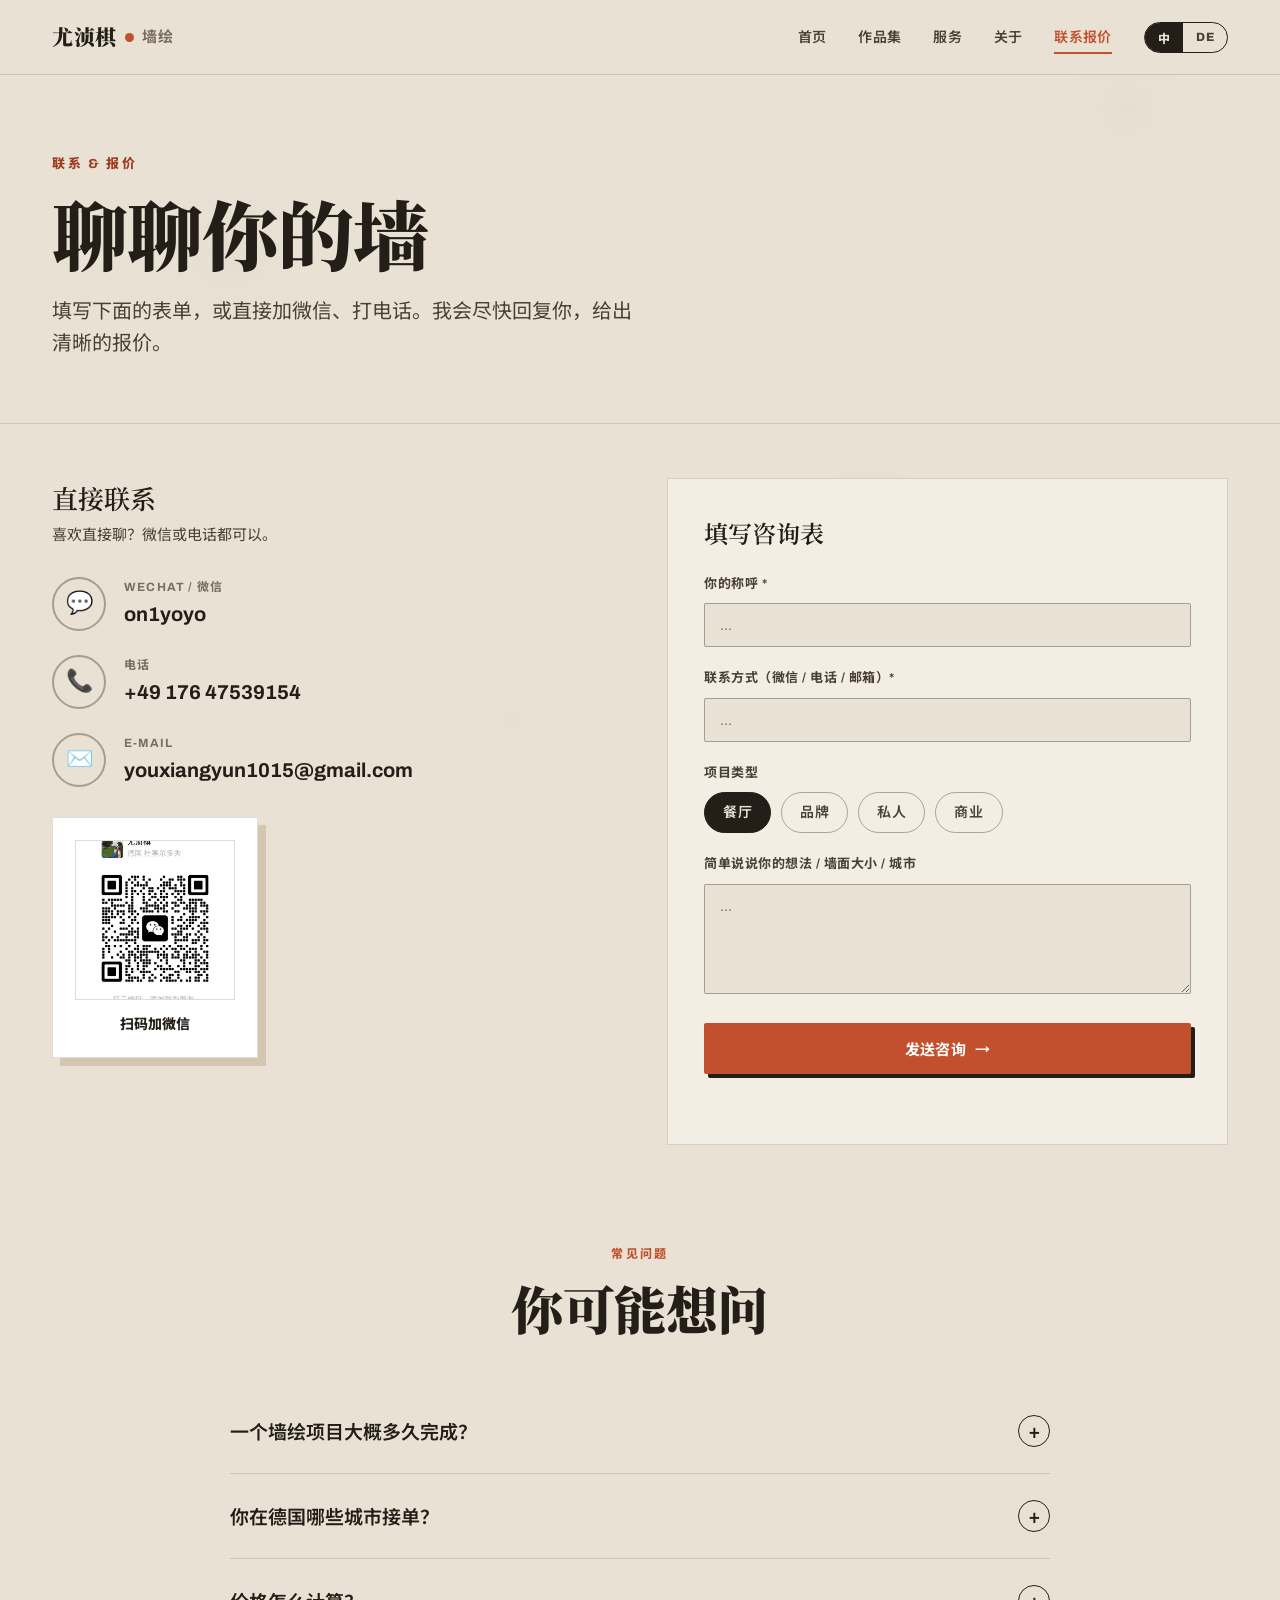
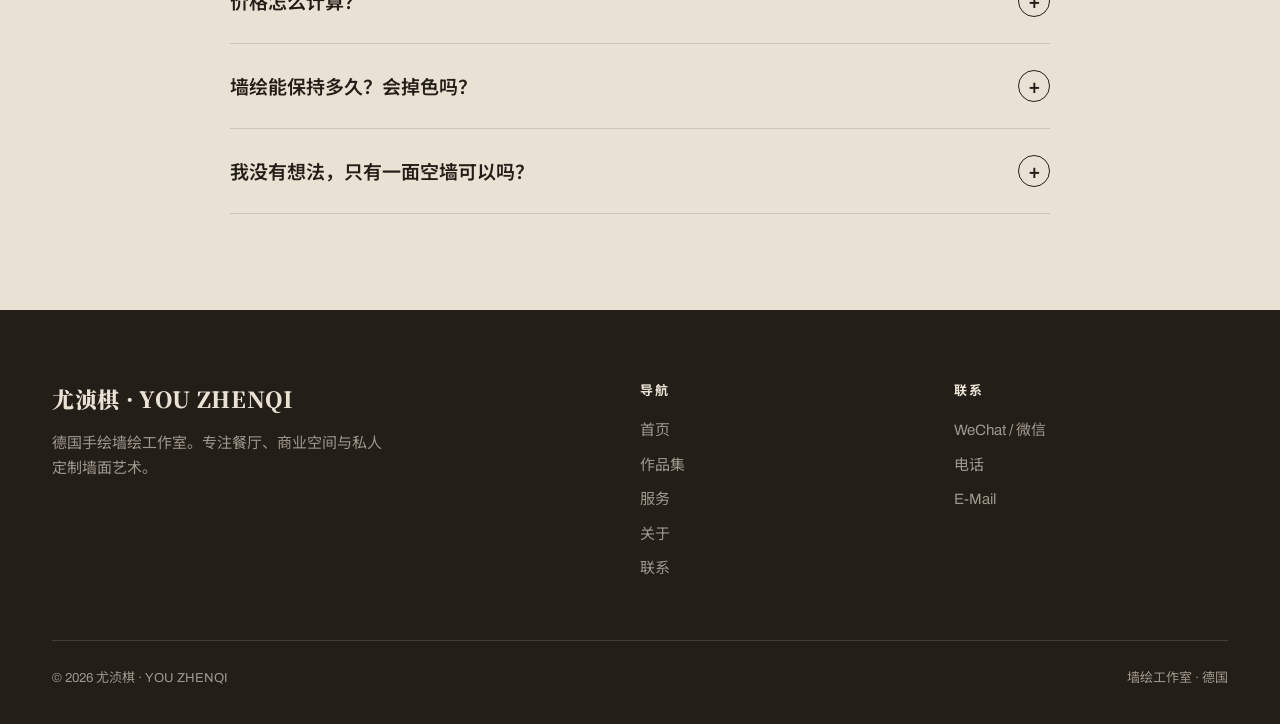
<file: contact.html>
<!DOCTYPE html>
<html lang="zh">
<head>
<meta charset="UTF-8">
<meta name="viewport" content="width=device-width, initial-scale=1.0">
<title>联系 & 报价 · 尤浈棋墙绘 | Kontakt — YOU Zhenqi</title>
<link rel="preconnect" href="https://fonts.googleapis.com">
<link rel="preconnect" href="https://fonts.gstatic.com" crossorigin>
<link href="https://fonts.googleapis.com/css2?family=Noto+Serif+SC:wght@400;600;900&family=Noto+Sans+SC:wght@400;500;700&family=Archivo:wght@400;600;700;800&family=Archivo+Black&display=swap" rel="stylesheet">
<style>
/* ============================================================
   尤浈棋墙绘工作室 — 全站样式
   设计语言：plaster 墙底 / terracotta 赭红 / 手工质感
   ============================================================ */
:root{
  --plaster:#E9E2D4;
  --plaster-2:#DED4C0;
  --plaster-3:#D3C7AF;
  --paper:#F3EEE3;
  --ink:#241E18;
  --ink-soft:#4A4036;
  --ink-faint:#7A6E60;
  --terra:#C2502E;
  --terra-deep:#9C3D22;
  --terra-light:#D9683F;
  --ochre:#D88A3F;
  --teal:#2E5D5A;
  --gold:#C99A4B;
  --line:rgba(36,30,24,.15);
  --line-strong:rgba(36,30,24,.35);
  --shadow:24px 24px 0 rgba(36,30,24,.06);
  --serif:'Noto Serif SC',serif;
  --sans:'Archivo','Noto Sans SC',sans-serif;
  --black:'Archivo Black',sans-serif;
  --maxw:1240px;
}
*{margin:0;padding:0;box-sizing:border-box}
html{scroll-behavior:smooth;-webkit-text-size-adjust:100%}
body{
  font-family:var(--sans);background:var(--plaster);color:var(--ink);
  -webkit-font-smoothing:antialiased;overflow-x:hidden;line-height:1.5;
}
body::before{
  content:"";position:fixed;inset:0;z-index:0;pointer-events:none;opacity:.6;
  background-image:
    radial-gradient(circle at 18% 28%, rgba(0,0,0,.022) 0%, transparent 7%),
    radial-gradient(circle at 68% 58%, rgba(0,0,0,.018) 0%, transparent 8%),
    radial-gradient(circle at 88% 12%, rgba(0,0,0,.018) 0%, transparent 6%),
    radial-gradient(circle at 40% 80%, rgba(0,0,0,.015) 0%, transparent 7%);
}
.wrap{max-width:var(--maxw);margin:0 auto;padding:0 32px;position:relative;z-index:1}
img{max-width:100%;display:block}
a{color:inherit}

/* ---------- 语言切换 ---------- */
.de [data-zh]{display:none}
[data-de]{display:none}
.de [data-de]{display:inline}
.de [data-de].block{display:block}

/* ---------- 顶栏 ---------- */
header.site{
  position:sticky;top:0;z-index:100;
  background:rgba(233,226,212,.85);backdrop-filter:blur(12px);
  border-bottom:1px solid var(--line);transition:transform .35s;
}
header.site.hide{transform:translateY(-100%)}
.nav{display:flex;align-items:center;justify-content:space-between;height:74px}
.brand{font-family:var(--serif);font-weight:900;font-size:21px;letter-spacing:.03em;text-decoration:none;color:var(--ink);display:flex;align-items:center;gap:8px}
.brand .dot{width:9px;height:9px;background:var(--terra);border-radius:50%;display:inline-block}
.nav-links{display:flex;gap:32px;align-items:center}
.nav-links a.nl{text-decoration:none;color:var(--ink-soft);font-size:14px;font-weight:600;letter-spacing:.02em;position:relative;padding:4px 0;transition:color .2s}
.nav-links a.nl::after{content:"";position:absolute;left:0;bottom:-2px;width:0;height:2px;background:var(--terra);transition:width .25s}
.nav-links a.nl:hover,.nav-links a.nl.active{color:var(--terra)}
.nav-links a.nl:hover::after,.nav-links a.nl.active::after{width:100%}
.lang-toggle{display:flex;border:1.5px solid var(--ink);border-radius:40px;overflow:hidden}
.lang-toggle button{border:none;background:transparent;padding:6px 13px;cursor:pointer;font-weight:800;color:var(--ink-soft);font-size:12px;letter-spacing:.04em;font-family:inherit}
.lang-toggle button.active{background:var(--ink);color:var(--plaster)}
.menu-btn{display:none;background:none;border:none;cursor:pointer;flex-direction:column;gap:5px;padding:8px;z-index:101}
.menu-btn span{width:26px;height:2px;background:var(--ink);display:block;transition:.3s}
.menu-btn.x span:nth-child(1){transform:translateY(7px) rotate(45deg)}
.menu-btn.x span:nth-child(2){opacity:0}
.menu-btn.x span:nth-child(3){transform:translateY(-7px) rotate(-45deg)}

/* ---------- 按钮 ---------- */
.btn{display:inline-flex;align-items:center;gap:9px;text-decoration:none;font-weight:700;font-size:15px;padding:15px 30px;border-radius:2px;transition:transform .15s,box-shadow .2s,background .2s,color .2s;letter-spacing:.02em;cursor:pointer;border:none;font-family:inherit}
.btn-primary{background:var(--terra);color:#fff;box-shadow:4px 4px 0 var(--ink)}
.btn-primary:hover{transform:translate(-2px,-2px);box-shadow:6px 6px 0 var(--ink)}
.btn-ghost{background:transparent;color:var(--ink);border:1.5px solid var(--ink)}
.btn-ghost:hover{background:var(--ink);color:var(--plaster)}
.btn-light{background:var(--plaster);color:var(--ink)}
.btn-light:hover{transform:translateY(-2px)}

/* ---------- section 通用 ---------- */
.section{padding:96px 0;position:relative}
.sec-head{margin-bottom:54px;max-width:720px}
.sec-head.center{margin-left:auto;margin-right:auto;text-align:center}
.sec-tag{display:inline-flex;align-items:center;gap:10px;font-size:12px;font-weight:800;letter-spacing:.2em;text-transform:uppercase;color:var(--terra);margin-bottom:18px}
.sec-tag::before{content:"";width:34px;height:2px;background:var(--terra)}
.sec-head.center .sec-tag::before{display:none}
.sec-title{font-family:var(--serif);font-weight:900;font-size:clamp(30px,5vw,52px);line-height:1.04;letter-spacing:-.01em}
.sec-sub{font-size:18px;line-height:1.65;color:var(--ink-soft);margin-top:20px}

/* ---------- 页面顶部 banner ---------- */
.page-hero{padding:80px 0 64px;border-bottom:1px solid var(--line);position:relative;overflow:hidden}
.page-hero .eyebrow{font-size:13px;font-weight:800;letter-spacing:.2em;text-transform:uppercase;color:var(--terra-deep);margin-bottom:20px}
.page-hero h1{font-family:var(--serif);font-weight:900;font-size:clamp(40px,7vw,76px);line-height:1;letter-spacing:-.01em}
.page-hero .ph-lead{font-size:clamp(17px,2.2vw,20px);line-height:1.6;color:var(--ink-soft);max-width:580px;margin-top:24px}
.page-hero .ph-deco{position:absolute;right:-30px;bottom:-40px;width:300px;opacity:.5;pointer-events:none}
@media(max-width:760px){.page-hero .ph-deco{display:none}}

/* ---------- 滚动渐入 ---------- */
.reveal{opacity:0;transform:translateY(28px);transition:opacity .8s cubic-bezier(.2,.7,.3,1),transform .8s cubic-bezier(.2,.7,.3,1)}
.reveal.in{opacity:1;transform:none}
.reveal.d1{transition-delay:.08s}.reveal.d2{transition-delay:.16s}.reveal.d3{transition-delay:.24s}.reveal.d4{transition-delay:.32s}

/* ---------- 页脚 ---------- */
footer.site{background:var(--ink);color:rgba(233,226,212,.62);padding:72px 0 36px}
.foot-grid{display:grid;grid-template-columns:2fr 1fr 1fr;gap:40px;margin-bottom:48px}
footer .brand{color:var(--plaster);font-size:22px;margin-bottom:16px}
footer .f-about{max-width:340px;line-height:1.7;font-size:15px}
.foot-col h4{color:var(--plaster);font-size:13px;letter-spacing:.12em;text-transform:uppercase;margin-bottom:18px;font-weight:700}
.foot-col a{display:block;text-decoration:none;color:rgba(233,226,212,.62);font-size:15px;margin-bottom:12px;transition:color .2s}
.foot-col a:hover{color:var(--ochre)}
.foot-bottom{border-top:1px solid rgba(233,226,212,.16);padding-top:28px;display:flex;justify-content:space-between;flex-wrap:wrap;gap:12px;font-size:13px}
@media(max-width:760px){.foot-grid{grid-template-columns:1fr;gap:30px}}

/* ---------- 移动端 ---------- */
@media(max-width:880px){
  .wrap{padding:0 22px}
  .section{padding:68px 0}
  .menu-btn{display:flex}
  .nav-links{position:fixed;inset:74px 0 auto 0;background:var(--paper);flex-direction:column;gap:0;padding:0;border-bottom:0 solid var(--line);max-height:0;overflow:hidden;transition:max-height .35s ease,padding .35s ease;box-shadow:0 20px 40px rgba(36,30,24,.12)}
  .nav-links.open{max-height:440px;padding:8px 0 20px;border-bottom:1px solid var(--line)}
  .nav-links a.nl{padding:16px 26px;width:100%;border-bottom:1px solid var(--line)}
  .nav-links a.nl::after{display:none}
  .lang-toggle{margin:16px 26px 0}
}
@media(prefers-reduced-motion:reduce){
  .reveal{opacity:1!important;transform:none!important;transition:none}
  html{scroll-behavior:auto}
  *{animation:none!important}
}

/* ============================================================
   组件样式 — 各页面专用模块
   ============================================================ */

/* ===== 首页 HERO ===== */
.home-hero{padding:80px 0 60px;position:relative;min-height:78vh;display:flex;align-items:center}
.hero-grid{display:grid;grid-template-columns:1.05fr .95fr;gap:50px;align-items:center;width:100%}
.hero-eyebrow{display:inline-flex;align-items:center;gap:12px;font-size:13px;font-weight:800;letter-spacing:.18em;text-transform:uppercase;color:var(--terra-deep);margin-bottom:28px}
.hero-eyebrow::before{content:"";width:40px;height:2px;background:var(--terra)}
.home-hero h1{font-family:var(--serif);font-weight:900;font-size:clamp(46px,7.5vw,88px);line-height:.98;letter-spacing:-.015em;margin-bottom:10px}
.home-hero h1 .accent{color:var(--terra)}
.home-hero .sub-name{font-family:var(--black);font-size:clamp(13px,1.8vw,17px);letter-spacing:.32em;text-transform:uppercase;color:var(--ink-faint);margin:16px 0 30px}
.home-hero .lead{font-size:clamp(17px,2.1vw,20px);line-height:1.62;max-width:500px;color:var(--ink-soft);margin-bottom:38px}
.hero-cta{display:flex;gap:16px;flex-wrap:wrap;margin-bottom:42px}
.hero-stats{display:flex;gap:0;border-top:2px solid var(--ink);border-bottom:2px solid var(--ink)}
.hero-stats .stat{flex:1;padding:22px 4px;border-right:1px solid var(--line)}
.hero-stats .stat:last-child{border-right:none}
.hero-stats .num{font-family:var(--black);font-size:clamp(24px,3.6vw,38px);color:var(--terra-deep);line-height:1}
.hero-stats .lbl{font-size:11px;font-weight:700;letter-spacing:.08em;color:var(--ink-soft);margin-top:8px;text-transform:uppercase}
/* hero 视觉拼贴 */
.hero-art{position:relative;aspect-ratio:4/5}
.hero-art .blob{position:absolute;inset:0;z-index:0}
.hero-art .frame{position:absolute;border:2px solid var(--ink);overflow:hidden;background:var(--plaster-2)}
.hero-art .f1{inset:6% 12% 30% 6%;z-index:2;box-shadow:14px 14px 0 var(--terra)}
.hero-art .f2{width:46%;aspect-ratio:1;right:2%;bottom:6%;z-index:3;box-shadow:10px 10px 0 var(--teal)}
.hero-art .ph{width:100%;height:100%;display:flex;flex-direction:column;align-items:center;justify-content:center;gap:8px;color:var(--ink-faint);font-weight:700;font-size:13px;text-align:center;padding:14px;background:linear-gradient(135deg,var(--plaster-2),var(--plaster-3))}
.hero-art .ph .ic{font-size:30px;opacity:.55}
@media(max-width:880px){
  .hero-grid{grid-template-columns:1fr;gap:40px}
  .hero-art{max-width:380px;margin:0 auto}
}

/* ===== 通用图片占位 ===== */
.ph-box{display:flex;flex-direction:column;align-items:center;justify-content:center;gap:8px;color:var(--ink-faint);font-weight:700;font-size:13px;text-align:center;padding:18px;background:linear-gradient(135deg,var(--plaster-2),var(--plaster-3));width:100%;height:100%}
.ph-box .ic{font-size:28px;opacity:.5}

/* ===== 作品网格 ===== */
.filter-bar{display:flex;gap:10px;flex-wrap:wrap;margin-bottom:40px}
.filter-bar button{background:transparent;border:1.5px solid var(--line-strong);color:var(--ink-soft);padding:10px 22px;border-radius:40px;font-weight:700;font-size:14px;cursor:pointer;font-family:inherit;transition:.2s}
.filter-bar button:hover{border-color:var(--ink)}
.filter-bar button.active{background:var(--ink);color:var(--plaster);border-color:var(--ink)}
.work-grid{display:grid;grid-template-columns:repeat(3,1fr);gap:20px}
.work-card{position:relative;overflow:hidden;border:1px solid var(--line);background:var(--plaster-2);cursor:pointer;aspect-ratio:4/5}
.work-card.wide{grid-column:span 2;aspect-ratio:8/5}
.work-card img{width:100%;height:100%;object-fit:cover;transition:transform .55s}
.work-card:hover img{transform:scale(1.06)}
.work-card .ph-box{aspect-ratio:auto;height:100%}
.work-overlay{position:absolute;inset:0;background:linear-gradient(to top,rgba(36,30,24,.86),rgba(36,30,24,.1) 55%,transparent);display:flex;flex-direction:column;justify-content:flex-end;padding:24px;opacity:0;transition:opacity .3s}
.work-card:hover .work-overlay{opacity:1}
.work-overlay .wt{color:#fff;font-family:var(--serif);font-weight:600;font-size:20px}
.work-overlay .wc{color:var(--ochre);font-size:13px;font-weight:700;margin-top:5px;letter-spacing:.04em;text-transform:uppercase}
.work-overlay .zoom{position:absolute;top:18px;right:18px;width:40px;height:40px;border:1.5px solid rgba(255,255,255,.6);border-radius:50%;display:flex;align-items:center;justify-content:center;color:#fff;font-size:18px}
@media(max-width:760px){.work-grid{grid-template-columns:1fr 1fr;gap:12px}.work-card.wide{grid-column:span 2}}
@media(max-width:480px){.work-grid{grid-template-columns:1fr}.work-card.wide{grid-column:span 1}}

/* ===== 灯箱 ===== */
.lightbox{position:fixed;inset:0;z-index:200;background:rgba(20,16,12,.92);display:none;align-items:center;justify-content:center;padding:30px}
.lightbox.open{display:flex}
.lb-inner{max-width:900px;width:100%;max-height:90vh;display:flex;flex-direction:column}
.lb-media{flex:1;min-height:0;display:flex;align-items:center;justify-content:center;background:var(--plaster-2);border:2px solid var(--plaster)}
.lb-media img{max-width:100%;max-height:72vh;object-fit:contain}
#lbPh{width:100%;height:50vh;flex-direction:column}
.lb-cap{background:var(--plaster);padding:20px 26px;display:flex;justify-content:space-between;align-items:center;gap:16px}
.lb-cap .lbt{font-family:var(--serif);font-weight:700;font-size:22px}
.lb-cap .lbc{color:var(--terra);font-weight:700;font-size:13px;letter-spacing:.06em;text-transform:uppercase}
.lb-close{position:absolute;top:24px;right:30px;width:48px;height:48px;border:1.5px solid rgba(255,255,255,.5);background:transparent;color:#fff;border-radius:50%;font-size:24px;cursor:pointer;display:flex;align-items:center;justify-content:center}
.lb-close:hover{background:var(--terra);border-color:var(--terra)}

/* ===== 服务卡片 ===== */
.svc-grid{display:grid;grid-template-columns:repeat(3,1fr);gap:1px;background:var(--line);border:1px solid var(--line)}
.svc{background:var(--plaster);padding:40px 32px;transition:background .3s}
.svc:hover{background:var(--paper)}
.svc .svc-no{font-family:var(--black);font-size:14px;color:var(--terra);letter-spacing:.1em}
.svc h3{font-family:var(--serif);font-weight:600;font-size:25px;margin:14px 0 14px}
.svc p{font-size:15px;line-height:1.7;color:var(--ink-soft)}
.svc .svc-list{list-style:none;margin-top:18px}
.svc .svc-list li{font-size:14px;color:var(--ink-soft);padding:7px 0 7px 22px;position:relative;border-top:1px solid var(--line)}
.svc .svc-list li::before{content:"→";position:absolute;left:0;color:var(--terra);font-weight:700}
@media(max-width:760px){.svc-grid{grid-template-columns:1fr}}

/* dark 变体 */
.section.dark{background:var(--ink);color:var(--plaster)}
.section.dark .sec-title{color:var(--plaster)}
.section.dark .sec-sub{color:rgba(233,226,212,.72)}
.section.dark .sec-tag{color:var(--ochre)}
.section.dark .svc-grid{background:rgba(233,226,212,.16);border-color:rgba(233,226,212,.16)}
.section.dark .svc{background:var(--ink)}
.section.dark .svc:hover{background:#322a22}
.section.dark .svc h3{color:var(--plaster)}
.section.dark .svc p,.section.dark .svc .svc-list li{color:rgba(233,226,212,.72)}
.section.dark .svc .svc-list li{border-color:rgba(233,226,212,.16)}

/* ===== 流程时间线 ===== */
.process{display:grid;grid-template-columns:repeat(4,1fr);gap:24px;position:relative}
.process::before{content:"";position:absolute;top:34px;left:8%;right:8%;height:2px;background:var(--line-strong);z-index:0}
.step{position:relative;z-index:1;text-align:center}
.step .step-no{width:68px;height:68px;margin:0 auto 22px;border-radius:50%;background:var(--plaster);border:2px solid var(--ink);display:flex;align-items:center;justify-content:center;font-family:var(--black);font-size:24px;color:var(--terra-deep)}
.step:hover .step-no{background:var(--terra);color:#fff;border-color:var(--terra)}
.step h4{font-family:var(--serif);font-weight:600;font-size:19px;margin-bottom:10px}
.step p{font-size:14px;line-height:1.6;color:var(--ink-soft)}
@media(max-width:760px){.process{grid-template-columns:1fr 1fr;gap:30px}.process::before{display:none}}

/* ===== 关于/特色 ===== */
.about-grid{display:grid;grid-template-columns:1fr 1.1fr;gap:60px;align-items:center}
.about-img{aspect-ratio:4/5;border:2px solid var(--ink);box-shadow:18px 18px 0 var(--terra);overflow:hidden;background:var(--plaster-2)}
.about-img img{width:100%;height:100%;object-fit:cover}
.about-text p{font-size:16px;line-height:1.75;color:var(--ink-soft);margin-bottom:18px}
.about-quote{font-family:var(--serif);font-size:24px;line-height:1.45;color:var(--ink);font-weight:600;border-left:3px solid var(--terra);padding-left:22px;margin:28px 0}
.tag-row{display:flex;flex-wrap:wrap;gap:10px;margin-top:24px}
.tag{border:1.5px solid var(--line-strong);padding:8px 18px;border-radius:40px;font-size:13px;font-weight:600;color:var(--ink-soft)}
@media(max-width:880px){.about-grid{grid-template-columns:1fr;gap:36px}.about-img{max-width:380px}}

/* ===== 客户/信任条 ===== */
.client-row{display:flex;flex-wrap:wrap;justify-content:center;gap:14px}
.client-chip{border:1.5px solid var(--ink);padding:14px 28px;border-radius:40px;font-weight:700;font-size:16px}
.client-chip.hl{background:var(--terra);color:#fff;border-color:var(--terra)}

/* ===== 数字大标 ===== */
.bignum-grid{display:grid;grid-template-columns:repeat(4,1fr);gap:30px}
.bignum{text-align:center}
.bignum .n{font-family:var(--black);font-size:clamp(40px,6vw,64px);color:var(--terra);line-height:1}
.bignum .l{font-size:14px;font-weight:600;color:var(--ink-soft);margin-top:10px}
@media(max-width:600px){.bignum-grid{grid-template-columns:1fr 1fr;gap:30px}}

/* ===== FAQ ===== */
.faq-list{max-width:820px;margin:0 auto}
.faq-item{border-bottom:1px solid var(--line)}
.faq-q{width:100%;background:none;border:none;cursor:pointer;padding:26px 0;display:flex;justify-content:space-between;align-items:center;gap:20px;text-align:left;font-family:var(--serif);font-weight:600;font-size:19px;color:var(--ink);font-family:inherit}
.faq-q .fq-ic{flex-shrink:0;width:32px;height:32px;border:1.5px solid var(--ink);border-radius:50%;display:flex;align-items:center;justify-content:center;font-size:20px;transition:.3s}
.faq-item.open .fq-ic{background:var(--terra);color:#fff;border-color:var(--terra);transform:rotate(45deg)}
.faq-a{max-height:0;overflow:hidden;transition:max-height .35s ease}
.faq-item.open .faq-a{max-height:300px}
.faq-a p{padding:0 0 26px;font-size:15px;line-height:1.7;color:var(--ink-soft)}

/* ===== 报价表单 ===== */
.quote-wrap{display:grid;grid-template-columns:1fr 1fr;gap:54px;align-items:start}
.quote-info .contact-methods{display:flex;flex-direction:column;gap:24px;margin-top:30px}
.cm{display:flex;align-items:center;gap:18px}
.cm .cm-ic{width:54px;height:54px;flex-shrink:0;border:2px solid var(--line-strong);border-radius:50%;display:flex;align-items:center;justify-content:center;font-size:22px}
.cm .cm-label{font-size:12px;letter-spacing:.1em;text-transform:uppercase;color:var(--ink-faint);font-weight:700}
.cm .cm-val{font-size:20px;font-weight:700;margin-top:3px}
.qr-card{margin-top:30px;display:inline-flex;flex-direction:column;align-items:center;background:#fff;padding:22px;border:1px solid var(--line);box-shadow:8px 8px 0 var(--plaster-3);max-width:220px}
.qr-box{width:160px;height:160px;background:var(--plaster);border:2px dashed var(--ink-faint);display:flex;flex-direction:column;align-items:center;justify-content:center;gap:8px;color:var(--ink-faint);font-weight:700;font-size:12px;text-align:center;padding:14px}
.qr-card .qr-name{font-weight:800;margin-top:14px;font-size:14px}
.quote-form{background:var(--paper);border:1px solid var(--line);padding:36px}
.field{margin-bottom:22px}
.field label{display:block;font-size:13px;font-weight:700;letter-spacing:.04em;color:var(--ink-soft);margin-bottom:9px}
.field input,.field textarea{width:100%;background:var(--plaster);border:1.5px solid var(--line-strong);padding:13px 15px;font-family:inherit;font-size:15px;color:var(--ink);border-radius:2px}
.field input:focus,.field textarea:focus{outline:none;border-color:var(--terra)}
.field textarea{resize:vertical;min-height:110px}
.type-pills{display:flex;flex-wrap:wrap;gap:10px}
.type-pills label{display:inline-flex;align-items:center;cursor:pointer;border:1.5px solid var(--line-strong);padding:9px 18px;border-radius:40px;font-size:14px;font-weight:600;color:var(--ink-soft);margin:0;transition:.2s}
.type-pills input{position:absolute;opacity:0;width:0}
.type-pills label:has(input:checked){background:var(--ink);color:var(--plaster);border-color:var(--ink)}
#formMsg{font-size:14px;color:var(--terra-deep);font-weight:700;margin-top:14px;min-height:20px}
@media(max-width:880px){.quote-wrap{grid-template-columns:1fr;gap:40px}}

/* ===== CTA 大色块 ===== */
.cta-band{background:var(--terra);color:#fff;text-align:center;padding:90px 0}
.cta-band h2{font-family:var(--serif);font-weight:900;font-size:clamp(30px,5vw,52px);line-height:1.05;margin-bottom:22px}
.cta-band p{font-size:19px;opacity:.95;max-width:540px;margin:0 auto 36px;line-height:1.6}

/* ===== 装饰笔刷 ===== */
.brush-deco{position:absolute;pointer-events:none;z-index:0;opacity:.85}

/* ===== 项目详情灯箱 ===== */
.projbox{position:fixed;inset:0;z-index:210;background:rgba(20,16,12,.93);display:none;overflow-y:auto;padding:40px 20px}
.projbox.open{display:block}
.pj-inner{max-width:920px;margin:0 auto;background:var(--plaster);border:2px solid var(--ink)}
.pj-head{padding:32px 36px 24px;border-bottom:1px solid var(--line)}
.pj-meta{font-size:12px;font-weight:800;letter-spacing:.14em;text-transform:uppercase;color:var(--terra);margin-bottom:12px}
.pj-head h3{font-family:var(--serif);font-weight:900;font-size:clamp(26px,4vw,38px);line-height:1.08}
.pj-body{padding:28px 36px 36px}
.pj-desc{font-size:16px;line-height:1.8;color:var(--ink-soft);margin-bottom:28px}
.pj-gallery{display:flex;flex-direction:column;gap:14px}
.pj-gallery img{width:100%;border:1px solid var(--line);background:var(--plaster-2)}
.pj-gallery img.pj-main{border:2px solid var(--ink)}
.pj-close{position:fixed;top:24px;right:30px;width:48px;height:48px;border:1.5px solid rgba(255,255,255,.55);background:rgba(20,16,12,.6);color:#fff;border-radius:50%;font-size:24px;cursor:pointer;display:flex;align-items:center;justify-content:center;z-index:211}
.pj-close:hover{background:var(--terra);border-color:var(--terra)}
@media(max-width:560px){.pj-head,.pj-body{padding-left:20px;padding-right:20px}}

/* 真实图片卡片 */
.work-card img.cover{width:100%;height:100%;object-fit:cover;transition:transform .55s}
.work-card:hover img.cover{transform:scale(1.06)}

/* 二维码真实图 */
.qr-real{width:160px;height:160px;object-fit:cover;border:1px solid var(--line)}

/* ============================================================
   手机端优化 (≤768px) — 只影响手机，桌面不变
   ============================================================ */
@media(max-width:768px){
  /* --- 通用间距收紧 --- */
  .section{padding:48px 0}
  .wrap{padding:0 18px}
  .sec-head{margin-bottom:32px}
  .page-hero{padding:48px 0 36px}
  .cta-band{padding:56px 0}

  /* --- HERO：手机改成干净的单张大图，不用拼贴 --- */
  .home-hero{padding:32px 0 8px;min-height:auto}
  .hero-grid{gap:28px}
  .home-hero h1{font-size:40px;line-height:1.02}
  .home-hero .sub-name{font-size:12px;letter-spacing:.22em;margin:12px 0 20px}
  .home-hero .lead{font-size:16px;margin-bottom:26px}
  .hero-eyebrow{margin-bottom:18px;font-size:12px}
  .hero-cta{margin-bottom:30px;gap:12px}
  .hero-cta .btn{padding:13px 22px;font-size:14px}
  /* 拼贴改单图：隐藏装饰blob和第二张，主图铺满 */
  .hero-art{aspect-ratio:16/11;max-width:100%;margin:0}
  .hero-art .blob{display:none}
  .hero-art .f1{position:relative;inset:auto;width:100%;height:100%;box-shadow:8px 8px 0 var(--terra);border-width:2px}
  .hero-art .f2{display:none}
  .hero-stats .num{font-size:26px}
  .hero-stats .lbl{font-size:10px}
  .hero-stats .stat{padding:16px 4px}

  /* --- 标题统一缩小 --- */
  .sec-title{font-size:28px}
  .page-hero h1{font-size:40px}
  .page-hero .ph-lead{font-size:16px;margin-top:18px}
  .sec-sub{font-size:15px}

  /* --- 作品网格：手机单列，统一比例，间距收紧 --- */
  .work-grid{grid-template-columns:1fr;gap:14px}
  .work-card,.work-card.wide{grid-column:span 1;aspect-ratio:4/3}
  .filter-bar{gap:8px;margin-bottom:28px}
  .filter-bar button{padding:8px 16px;font-size:13px}
  /* 手机上作品卡的标题常驻显示（不靠hover） */
  .work-overlay{opacity:1;background:linear-gradient(to top,rgba(36,30,24,.82),transparent 50%)}
  .work-overlay .wt{font-size:17px}
  .work-overlay .zoom{width:34px;height:34px;font-size:15px;top:14px;right:14px}

  /* --- 服务卡 --- */
  .svc{padding:28px 22px}
  .svc h3{font-size:21px}

  /* --- 流程 --- */
  .process{gap:24px 16px}
  .step .step-no{width:56px;height:56px;font-size:20px;margin-bottom:14px}
  .step h4{font-size:17px}

  /* --- 关于 --- */
  .about-grid{gap:28px}
  .about-img{max-width:100%}
  .about-quote{font-size:20px;padding-left:16px;margin:22px 0}
  .about-text p{font-size:15px}

  /* --- 数字 --- */
  .bignum .n{font-size:42px}
  .bignum .l{font-size:13px}

  /* --- 客户chip --- */
  .client-chip{padding:11px 20px;font-size:14px}

  /* --- 联系表单 --- */
  .quote-form{padding:24px 18px}
  .cm .cm-val{font-size:17px}
  .qr-card{margin-top:24px}

  /* --- FAQ --- */
  .faq-q{font-size:17px;padding:20px 0}

  /* --- 项目详情灯箱 --- */
  .projbox{padding:0}
  .pj-inner{border:none;min-height:100vh}
  .pj-head{padding:24px 20px 18px}
  .pj-head h3{font-size:24px}
  .pj-body{padding:20px}
  .pj-desc{font-size:15px;line-height:1.7}
  .pj-close{top:14px;right:16px;width:42px;height:42px}

  /* --- CTA --- */
  .cta-band h2{font-size:28px}
  .cta-band p{font-size:16px}

  /* --- 页脚 --- */
  footer.site{padding:48px 0 28px}
}

/* 超窄屏 (≤380px) 再收一档 */
@media(max-width:380px){
  .home-hero h1,.page-hero h1{font-size:34px}
  .sec-title{font-size:25px}
  .hero-stats .num{font-size:23px}
}

</style>
</head>
<body>

<header class="site">
  <div class="wrap nav">
    <a href="index.html" class="brand">尤浈棋<span class="dot"></span><span data-zh style="font-size:15px;color:var(--ink-faint);font-family:var(--sans);font-weight:700">墙绘</span><span data-de style="font-size:13px;color:var(--ink-faint);font-family:var(--sans);font-weight:700">WANDKUNST</span></a>
    <nav class="nav-links" id="navLinks">
      <a class="nl" href="index.html"><span data-zh>首页</span><span data-de>Start</span></a>
      <a class="nl" href="works.html"><span data-zh>作品集</span><span data-de>Werke</span></a>
      <a class="nl" href="services.html"><span data-zh>服务</span><span data-de>Leistungen</span></a>
      <a class="nl" href="about.html"><span data-zh>关于</span><span data-de>Über mich</span></a>
      <a class="nl active" href="contact.html"><span data-zh>联系报价</span><span data-de>Kontakt</span></a>
      <div class="lang-toggle"><button data-lang-btn="zh" class="active" onclick="setLang('zh')">中</button><button data-lang-btn="de" onclick="setLang('de')">DE</button></div>
    </nav>
    <button class="menu-btn" id="menuBtn" onclick="toggleMenu()"><span></span><span></span><span></span></button>
  </div>
</header>

<section class="page-hero">
  <div class="wrap">
    <div class="eyebrow"><span data-zh>联系 & 报价</span><span data-de>Kontakt & Angebot</span></div>
    <h1><span data-zh>聊聊你的墙</span><span data-de>Erzählen Sie von<br>Ihrer Wand</span></h1>
    <p class="ph-lead"><span data-zh>填写下面的表单，或直接加微信、打电话。我会尽快回复你，给出清晰的报价。</span><span data-de class="block">Füllen Sie das Formular aus oder kontaktieren Sie mich direkt. Sie erhalten schnell ein klares Angebot.</span></p>
  </div>
</section>

<section class="section" style="padding-top:54px">
  <div class="wrap">
    <div class="quote-wrap">
      <!-- 左：联系方式 -->
      <div class="quote-info reveal">
        <h3 style="font-family:var(--serif);font-size:26px;font-weight:600;margin-bottom:6px"><span data-zh>直接联系</span><span data-de>Direkter Kontakt</span></h3>
        <p style="color:var(--ink-soft);font-size:15px;line-height:1.6"><span data-zh>喜欢直接聊？微信或电话都可以。</span><span data-de class="block">Lieber direkt? Per WeChat oder Telefon.</span></p>
        <div class="contact-methods">
          <div class="cm"><div class="cm-ic">💬</div><div><div class="cm-label">WeChat / 微信</div><div class="cm-val">on1yoyo</div></div></div>
          <div class="cm"><div class="cm-ic">📞</div><div><div class="cm-label"><span data-zh>电话</span><span data-de>Telefon</span></div><div class="cm-val">+49 176 47539154</div></div></div>
          <div class="cm"><div class="cm-ic">✉️</div><div><div class="cm-label">E-Mail</div><div class="cm-val">youxiangyun1015@gmail.com</div></div></div>
        </div>
        <div class="qr-card"><img class="qr-real" src="[data-uri]" alt="微信二维码"><div class="qr-name"><span data-zh>扫码加微信</span><span data-de>WeChat scannen</span></div></div>
      </div>

      <!-- 右：表单 -->
      <div class="quote-form reveal d1">
        <h3 style="font-family:var(--serif);font-size:24px;font-weight:600;margin-bottom:24px"><span data-zh>填写咨询表</span><span data-de>Anfrageformular</span></h3>
        <form onsubmit="submitQuote(event)">
          <div class="field">
            <label><span data-zh>你的称呼 *</span><span data-de>Name *</span></label>
            <input name="qname" type="text" placeholder="...">
          </div>
          <div class="field">
            <label><span data-zh>联系方式（微信 / 电话 / 邮箱）*</span><span data-de>Kontakt (WeChat / Tel. / E-Mail) *</span></label>
            <input name="qcontact" type="text" placeholder="...">
          </div>
          <div class="field">
            <label><span data-zh>项目类型</span><span data-de>Projekttyp</span></label>
            <div class="type-pills">
              <label><input type="radio" name="qtype" value="餐厅/Restaurant" checked><span data-zh>餐厅</span><span data-de>Restaurant</span></label>
              <label><input type="radio" name="qtype" value="品牌/Marke"><span data-zh>品牌</span><span data-de>Marke</span></label>
              <label><input type="radio" name="qtype" value="私人/Privat"><span data-zh>私人</span><span data-de>Privat</span></label>
              <label><input type="radio" name="qtype" value="商业/Gewerbe"><span data-zh>商业</span><span data-de>Gewerbe</span></label>
            </div>
          </div>
          <div class="field">
            <label><span data-zh>简单说说你的想法 / 墙面大小 / 城市</span><span data-de>Ihre Idee / Wandgröße / Stadt</span></label>
            <textarea name="qmsg" placeholder="..."></textarea>
          </div>
          <button type="submit" class="btn btn-primary" style="width:100%;justify-content:center"><span data-zh>发送咨询</span><span data-de>Anfrage senden</span> →</button>
          <div id="formMsg"></div>
        </form>
      </div>
    </div>
  </div>
</section>

<!-- FAQ -->
<section class="section" style="padding-top:0">
  <div class="wrap">
    <div class="sec-head center reveal"><div class="sec-tag"><span data-zh>常见问题</span><span data-de>Häufige Fragen</span></div><h2 class="sec-title"><span data-zh>你可能想问</span><span data-de>Vielleicht fragen Sie sich</span></h2></div>
    <div class="faq-list reveal">
      <div class="faq-item"><button class="faq-q" onclick="toggleFaq(this)"><span><span data-zh>一个墙绘项目大概多久完成？</span><span data-de>Wie lange dauert ein Projekt?</span></span><span class="fq-ic">+</span></button><div class="faq-a"><p><span data-zh>取决于墙面大小和复杂度。小型墙面通常 1–2 天，大型或复杂项目需要更久。沟通时会给你明确时间。</span><span data-de class="block">Je nach Größe und Komplexität — kleine Wände meist 1–2 Tage, größere länger. Sie erhalten einen klaren Zeitplan.</span></p></div></div>
      <div class="faq-item"><button class="faq-q" onclick="toggleFaq(this)"><span><span data-zh>你在德国哪些城市接单？</span><span data-de>In welchen Städten arbeiten Sie?</span></span><span class="fq-ic">+</span></button><div class="faq-a"><p><span data-zh>德国范围内都可以沟通，跨城市项目也接。具体可在咨询时确认是否需要差旅费用。</span><span data-de class="block">Deutschlandweit. Bei Projekten in anderen Städten klären wir eventuelle Reisekosten.</span></p></div></div>
      <div class="faq-item"><button class="faq-q" onclick="toggleFaq(this)"><span><span data-zh>价格怎么计算？</span><span data-de>Wie wird der Preis berechnet?</span></span><span class="fq-ic">+</span></button><div class="faq-a"><p><span data-zh>按墙面尺寸、设计复杂度、工期和城市综合报价，没有固定套餐。告诉我具体情况即可获得清晰报价。</span><span data-de class="block">Nach Größe, Komplexität, Dauer und Ort — kein Pauschalpreis. Beschreiben Sie Ihr Projekt für ein klares Angebot.</span></p></div></div>
      <div class="faq-item"><button class="faq-q" onclick="toggleFaq(this)"><span><span data-zh>墙绘能保持多久？会掉色吗？</span><span data-de>Wie lange hält die Wandmalerei?</span></span><span class="fq-ic">+</span></button><div class="faq-a"><p><span data-zh>使用专业耐用涂料，室内墙绘可保持多年。如有特殊环境需求（如户外、潮湿），会选用对应材料。</span><span data-de class="block">Mit Profimaterial halten Innenwände viele Jahre. Für Außen- oder Feuchtbereiche wähle ich passende Materialien.</span></p></div></div>
      <div class="faq-item"><button class="faq-q" onclick="toggleFaq(this)"><span><span data-zh>我没有想法，只有一面空墙可以吗？</span><span data-de>Ich habe nur eine leere Wand — geht das?</span></span><span class="fq-ic">+</span></button><div class="faq-a"><p><span data-zh>完全可以。很多客户都是从一面空墙开始的，我会根据你的空间和喜好提供设计方案。</span><span data-de class="block">Natürlich. Viele Projekte starten mit einer leeren Wand — ich entwickle den Entwurf für Sie.</span></p></div></div>
    </div>
  </div>
</section>

<footer class="site">
  <div class="wrap">
    <div class="foot-grid">
      <div><div class="brand">尤浈棋 · YOU ZHENQI</div><p class="f-about"><span data-zh>德国手绘墙绘工作室。专注餐厅、商业空间与私人定制墙面艺术。</span><span data-de class="block">Wandmalerei-Atelier in Deutschland.</span></p></div>
      <div class="foot-col"><h4><span data-zh>导航</span><span data-de>Menü</span></h4><a href="index.html"><span data-zh>首页</span><span data-de>Start</span></a><a href="works.html"><span data-zh>作品集</span><span data-de>Werke</span></a><a href="services.html"><span data-zh>服务</span><span data-de>Leistungen</span></a><a href="about.html"><span data-zh>关于</span><span data-de>Über mich</span></a><a href="contact.html"><span data-zh>联系</span><span data-de>Kontakt</span></a></div>
      <div class="foot-col"><h4><span data-zh>联系</span><span data-de>Kontakt</span></h4><a href="contact.html">WeChat / 微信</a><a href="contact.html"><span data-zh>电话</span><span data-de>Telefon</span></a><a href="contact.html">E-Mail</a></div>
    </div>
    <div class="foot-bottom"><span>© 2026 尤浈棋 · YOU ZHENQI</span><span data-zh>墙绘工作室 · 德国</span><span data-de>Wandmalerei · Deutschland</span></div>
  </div>
</footer>

<script>
/* ===== 全站共用脚本 ===== */
(function(){
  // ---- 语言：记住选择 ----
  const saved = localStorage.getItem('mural_lang') || 'zh';
  function setLang(l){
    document.body.classList.toggle('de', l==='de');
    document.documentElement.lang = l;
    localStorage.setItem('mural_lang', l);
    document.querySelectorAll('[data-lang-btn]').forEach(b=>{
      b.classList.toggle('active', b.getAttribute('data-lang-btn')===l);
    });
  }
  window.setLang = setLang;
  document.addEventListener('DOMContentLoaded',()=>setLang(saved));

  // ---- 移动菜单 ----
  window.toggleMenu = function(){
    const nav=document.getElementById('navLinks');
    const btn=document.getElementById('menuBtn');
    nav.classList.toggle('open');
    btn.classList.toggle('x');
  };
  document.addEventListener('DOMContentLoaded',()=>{
    document.querySelectorAll('.nav-links a.nl').forEach(a=>a.addEventListener('click',()=>{
      const nav=document.getElementById('navLinks'), btn=document.getElementById('menuBtn');
      if(nav){nav.classList.remove('open')} if(btn){btn.classList.remove('x')}
    }));
  });

  // ---- 顶栏滚动隐藏 ----
  let lastY=0;
  window.addEventListener('scroll',()=>{
    const h=document.querySelector('header.site'); if(!h)return;
    const y=window.scrollY;
    if(y>200 && y>lastY) h.classList.add('hide'); else h.classList.remove('hide');
    lastY=y;
  },{passive:true});

  // ---- 滚动渐入 ----
  document.addEventListener('DOMContentLoaded',()=>{
    const io=new IntersectionObserver(es=>es.forEach(e=>{
      if(e.isIntersecting){e.target.classList.add('in');io.unobserve(e.target)}
    }),{threshold:.1});
    document.querySelectorAll('.reveal').forEach(el=>io.observe(el));
  });

  // ---- 作品筛选 ----
  window.filterWork = function(cat, btn){
    document.querySelectorAll('[data-filter-btn]').forEach(b=>b.classList.remove('active'));
    if(btn) btn.classList.add('active');
    document.querySelectorAll('[data-cat]').forEach(item=>{
      const show = cat==='all' || item.getAttribute('data-cat')===cat;
      item.style.display = show ? '' : 'none';
    });
  };

  // ---- 灯箱 ----
  window.openLightbox = function(el){
    const lb=document.getElementById('lightbox'); if(!lb)return;
    const title=el.getAttribute('data-lb-title')||'';
    const titleDe=el.getAttribute('data-lb-title-de')||title;
    const cat=el.getAttribute('data-lb-cat')||'';
    const img=el.querySelector('img');
    const lbImg=document.getElementById('lbImg');
    const lbPh=document.getElementById('lbPh');
    if(img && img.getAttribute('src')){lbImg.src=img.getAttribute('src');lbImg.style.display='block';lbPh.style.display='none';}
    else{lbImg.style.display='none';lbPh.style.display='flex';}
    document.getElementById('lbTitle').textContent=title;
    document.getElementById('lbTitleDe').textContent=titleDe;
    document.getElementById('lbCat').textContent=cat;
    lb.classList.add('open');document.body.style.overflow='hidden';
  };
  // ---- 项目详情灯箱（多图 + 描述）----
  window.openProject = function(card){
    const lb=document.getElementById('projbox'); if(!lb)return;
    document.getElementById('pjTitle').textContent=card.getAttribute('data-title')||'';
    document.getElementById('pjTitleDe').textContent=card.getAttribute('data-title-de')||'';
    document.getElementById('pjMeta').textContent=card.getAttribute('data-meta')||'';
    document.getElementById('pjMetaDe').textContent=card.getAttribute('data-meta-de')||'';
    document.getElementById('pjDesc').textContent=card.getAttribute('data-desc')||'';
    document.getElementById('pjDescDe').textContent=card.getAttribute('data-desc-de')||'';
    const imgs=(card.getAttribute('data-imgs')||'').split('|').filter(Boolean);
    const gal=document.getElementById('pjGallery');
    gal.innerHTML='';
    imgs.forEach((src,i)=>{
      const im=document.createElement('img');
      im.src=src; im.loading='lazy'; im.alt='';
      if(i===0)im.className='pj-main';
      gal.appendChild(im);
    });
    lb.classList.add('open');document.body.style.overflow='hidden';
  };
  window.closeProject = function(){
    const lb=document.getElementById('projbox'); if(!lb)return;
    lb.classList.remove('open');document.body.style.overflow='';
  };
  window.closeLightbox = function(){
    const lb=document.getElementById('lightbox'); if(!lb)return;
    lb.classList.remove('open');document.body.style.overflow='';
  };
  document.addEventListener('keydown',e=>{if(e.key==='Escape'){window.closeLightbox&&window.closeLightbox();window.closeProject&&window.closeProject();}});

  // ---- FAQ 手风琴 ----
  window.toggleFaq = function(el){
    const item=el.closest('.faq-item');
    item.classList.toggle('open');
  };

  // ---- 报价表单（前端校验 + mailto 兜底，无后端也能用）----
  window.submitQuote = function(e){
    e.preventDefault();
    const f=e.target;
    const name=f.qname.value.trim();
    const contact=f.qcontact.value.trim();
    const msg=f.qmsg.value.trim();
    const typeEl=f.querySelector('input[name="qtype"]:checked');
    const type=typeEl?typeEl.value:'-';
    if(!name||!contact){
      document.getElementById('formMsg').textContent = document.body.classList.contains('de')
        ? 'Bitte Name und Kontakt ausfüllen.' : '请填写姓名和联系方式。';
      return;
    }
    const subject=encodeURIComponent('墙绘咨询 / Anfrage — '+name);
    const body=encodeURIComponent(
      `姓名/Name: ${name}\n联系方式/Kontakt: ${contact}\n类型/Typ: ${type}\n\n${msg}`
    );
    // 改成她的真实邮箱
    window.location.href=`mailto:youxiangyun1015@gmail.com?subject=${subject}&body=${body}`;
    document.getElementById('formMsg').textContent = document.body.classList.contains('de')
      ? 'Danke! Ihr Mailprogramm öffnet sich…' : '谢谢！正在打开你的邮箱…';
    f.reset();
  };
})();

</script>
</body>
</html>
</file>
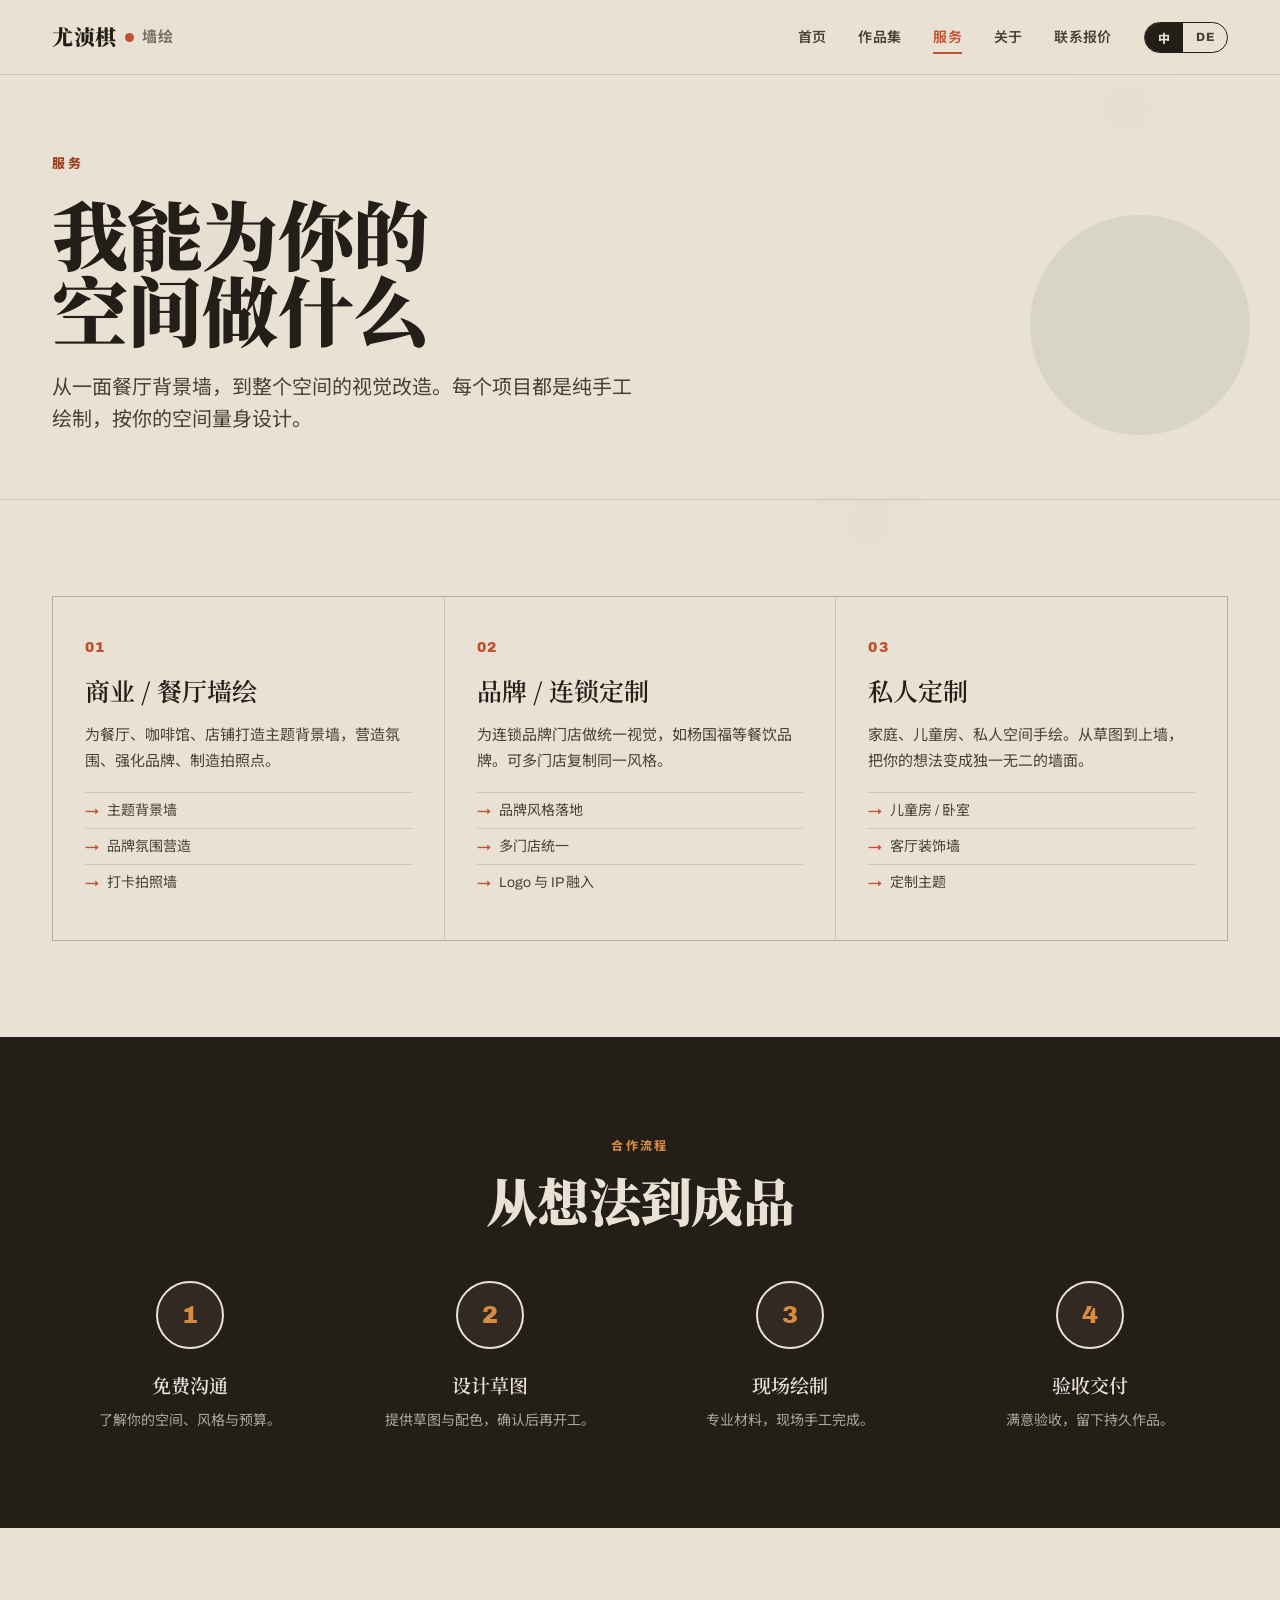
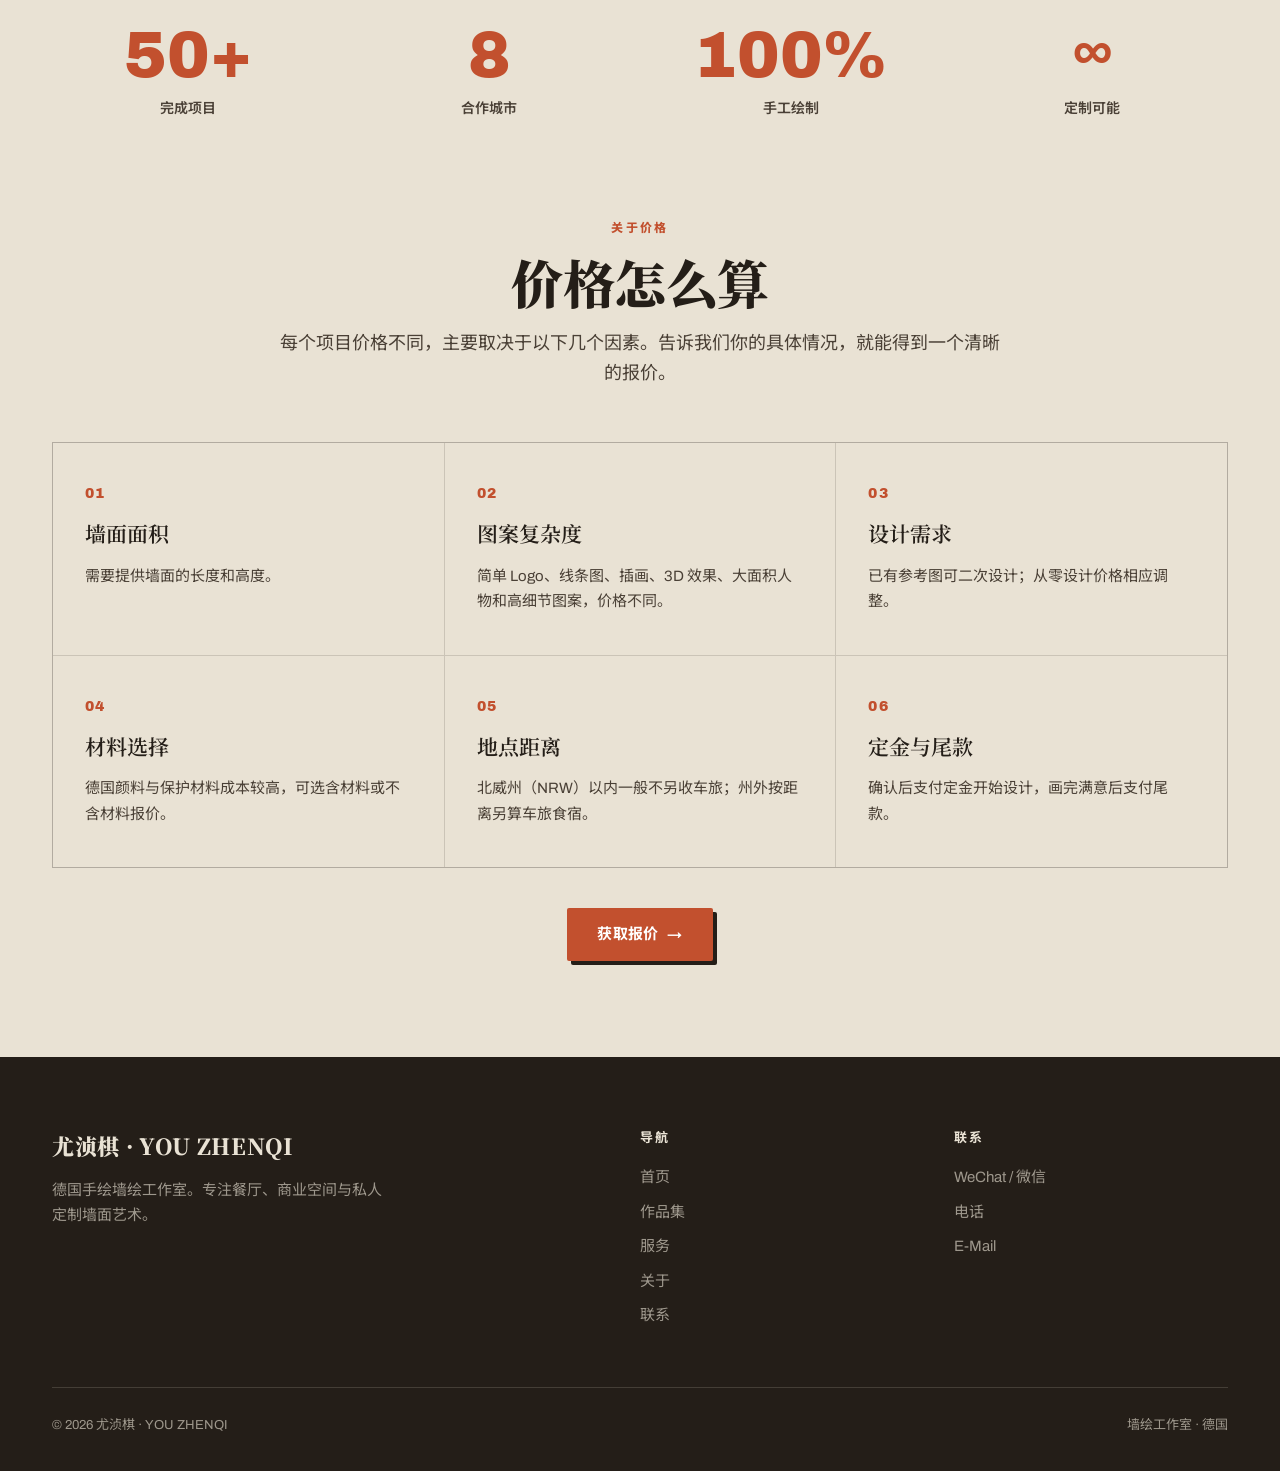
<file: services.html>
<!DOCTYPE html>
<html lang="zh">
<head>
<meta charset="UTF-8">
<meta name="viewport" content="width=device-width, initial-scale=1.0">
<title>服务 · 尤浈棋墙绘 | Leistungen — YOU Zhenqi</title>
<link rel="preconnect" href="https://fonts.googleapis.com">
<link rel="preconnect" href="https://fonts.gstatic.com" crossorigin>
<link href="https://fonts.googleapis.com/css2?family=Noto+Serif+SC:wght@400;600;900&family=Noto+Sans+SC:wght@400;500;700&family=Archivo:wght@400;600;700;800&family=Archivo+Black&display=swap" rel="stylesheet">
<style>
/* ============================================================
   尤浈棋墙绘工作室 — 全站样式
   设计语言：plaster 墙底 / terracotta 赭红 / 手工质感
   ============================================================ */
:root{
  --plaster:#E9E2D4;
  --plaster-2:#DED4C0;
  --plaster-3:#D3C7AF;
  --paper:#F3EEE3;
  --ink:#241E18;
  --ink-soft:#4A4036;
  --ink-faint:#7A6E60;
  --terra:#C2502E;
  --terra-deep:#9C3D22;
  --terra-light:#D9683F;
  --ochre:#D88A3F;
  --teal:#2E5D5A;
  --gold:#C99A4B;
  --line:rgba(36,30,24,.15);
  --line-strong:rgba(36,30,24,.35);
  --shadow:24px 24px 0 rgba(36,30,24,.06);
  --serif:'Noto Serif SC',serif;
  --sans:'Archivo','Noto Sans SC',sans-serif;
  --black:'Archivo Black',sans-serif;
  --maxw:1240px;
}
*{margin:0;padding:0;box-sizing:border-box}
html{scroll-behavior:smooth;-webkit-text-size-adjust:100%}
body{
  font-family:var(--sans);background:var(--plaster);color:var(--ink);
  -webkit-font-smoothing:antialiased;overflow-x:hidden;line-height:1.5;
}
body::before{
  content:"";position:fixed;inset:0;z-index:0;pointer-events:none;opacity:.6;
  background-image:
    radial-gradient(circle at 18% 28%, rgba(0,0,0,.022) 0%, transparent 7%),
    radial-gradient(circle at 68% 58%, rgba(0,0,0,.018) 0%, transparent 8%),
    radial-gradient(circle at 88% 12%, rgba(0,0,0,.018) 0%, transparent 6%),
    radial-gradient(circle at 40% 80%, rgba(0,0,0,.015) 0%, transparent 7%);
}
.wrap{max-width:var(--maxw);margin:0 auto;padding:0 32px;position:relative;z-index:1}
img{max-width:100%;display:block}
a{color:inherit}

/* ---------- 语言切换 ---------- */
.de [data-zh]{display:none}
[data-de]{display:none}
.de [data-de]{display:inline}
.de [data-de].block{display:block}

/* ---------- 顶栏 ---------- */
header.site{
  position:sticky;top:0;z-index:100;
  background:rgba(233,226,212,.85);backdrop-filter:blur(12px);
  border-bottom:1px solid var(--line);transition:transform .35s;
}
header.site.hide{transform:translateY(-100%)}
.nav{display:flex;align-items:center;justify-content:space-between;height:74px}
.brand{font-family:var(--serif);font-weight:900;font-size:21px;letter-spacing:.03em;text-decoration:none;color:var(--ink);display:flex;align-items:center;gap:8px}
.brand .dot{width:9px;height:9px;background:var(--terra);border-radius:50%;display:inline-block}
.nav-links{display:flex;gap:32px;align-items:center}
.nav-links a.nl{text-decoration:none;color:var(--ink-soft);font-size:14px;font-weight:600;letter-spacing:.02em;position:relative;padding:4px 0;transition:color .2s}
.nav-links a.nl::after{content:"";position:absolute;left:0;bottom:-2px;width:0;height:2px;background:var(--terra);transition:width .25s}
.nav-links a.nl:hover,.nav-links a.nl.active{color:var(--terra)}
.nav-links a.nl:hover::after,.nav-links a.nl.active::after{width:100%}
.lang-toggle{display:flex;border:1.5px solid var(--ink);border-radius:40px;overflow:hidden}
.lang-toggle button{border:none;background:transparent;padding:6px 13px;cursor:pointer;font-weight:800;color:var(--ink-soft);font-size:12px;letter-spacing:.04em;font-family:inherit}
.lang-toggle button.active{background:var(--ink);color:var(--plaster)}
.menu-btn{display:none;background:none;border:none;cursor:pointer;flex-direction:column;gap:5px;padding:8px;z-index:101}
.menu-btn span{width:26px;height:2px;background:var(--ink);display:block;transition:.3s}
.menu-btn.x span:nth-child(1){transform:translateY(7px) rotate(45deg)}
.menu-btn.x span:nth-child(2){opacity:0}
.menu-btn.x span:nth-child(3){transform:translateY(-7px) rotate(-45deg)}

/* ---------- 按钮 ---------- */
.btn{display:inline-flex;align-items:center;gap:9px;text-decoration:none;font-weight:700;font-size:15px;padding:15px 30px;border-radius:2px;transition:transform .15s,box-shadow .2s,background .2s,color .2s;letter-spacing:.02em;cursor:pointer;border:none;font-family:inherit}
.btn-primary{background:var(--terra);color:#fff;box-shadow:4px 4px 0 var(--ink)}
.btn-primary:hover{transform:translate(-2px,-2px);box-shadow:6px 6px 0 var(--ink)}
.btn-ghost{background:transparent;color:var(--ink);border:1.5px solid var(--ink)}
.btn-ghost:hover{background:var(--ink);color:var(--plaster)}
.btn-light{background:var(--plaster);color:var(--ink)}
.btn-light:hover{transform:translateY(-2px)}

/* ---------- section 通用 ---------- */
.section{padding:96px 0;position:relative}
.sec-head{margin-bottom:54px;max-width:720px}
.sec-head.center{margin-left:auto;margin-right:auto;text-align:center}
.sec-tag{display:inline-flex;align-items:center;gap:10px;font-size:12px;font-weight:800;letter-spacing:.2em;text-transform:uppercase;color:var(--terra);margin-bottom:18px}
.sec-tag::before{content:"";width:34px;height:2px;background:var(--terra)}
.sec-head.center .sec-tag::before{display:none}
.sec-title{font-family:var(--serif);font-weight:900;font-size:clamp(30px,5vw,52px);line-height:1.04;letter-spacing:-.01em}
.sec-sub{font-size:18px;line-height:1.65;color:var(--ink-soft);margin-top:20px}

/* ---------- 页面顶部 banner ---------- */
.page-hero{padding:80px 0 64px;border-bottom:1px solid var(--line);position:relative;overflow:hidden}
.page-hero .eyebrow{font-size:13px;font-weight:800;letter-spacing:.2em;text-transform:uppercase;color:var(--terra-deep);margin-bottom:20px}
.page-hero h1{font-family:var(--serif);font-weight:900;font-size:clamp(40px,7vw,76px);line-height:1;letter-spacing:-.01em}
.page-hero .ph-lead{font-size:clamp(17px,2.2vw,20px);line-height:1.6;color:var(--ink-soft);max-width:580px;margin-top:24px}
.page-hero .ph-deco{position:absolute;right:-30px;bottom:-40px;width:300px;opacity:.5;pointer-events:none}
@media(max-width:760px){.page-hero .ph-deco{display:none}}

/* ---------- 滚动渐入 ---------- */
.reveal{opacity:0;transform:translateY(28px);transition:opacity .8s cubic-bezier(.2,.7,.3,1),transform .8s cubic-bezier(.2,.7,.3,1)}
.reveal.in{opacity:1;transform:none}
.reveal.d1{transition-delay:.08s}.reveal.d2{transition-delay:.16s}.reveal.d3{transition-delay:.24s}.reveal.d4{transition-delay:.32s}

/* ---------- 页脚 ---------- */
footer.site{background:var(--ink);color:rgba(233,226,212,.62);padding:72px 0 36px}
.foot-grid{display:grid;grid-template-columns:2fr 1fr 1fr;gap:40px;margin-bottom:48px}
footer .brand{color:var(--plaster);font-size:22px;margin-bottom:16px}
footer .f-about{max-width:340px;line-height:1.7;font-size:15px}
.foot-col h4{color:var(--plaster);font-size:13px;letter-spacing:.12em;text-transform:uppercase;margin-bottom:18px;font-weight:700}
.foot-col a{display:block;text-decoration:none;color:rgba(233,226,212,.62);font-size:15px;margin-bottom:12px;transition:color .2s}
.foot-col a:hover{color:var(--ochre)}
.foot-bottom{border-top:1px solid rgba(233,226,212,.16);padding-top:28px;display:flex;justify-content:space-between;flex-wrap:wrap;gap:12px;font-size:13px}
@media(max-width:760px){.foot-grid{grid-template-columns:1fr;gap:30px}}

/* ---------- 移动端 ---------- */
@media(max-width:880px){
  .wrap{padding:0 22px}
  .section{padding:68px 0}
  .menu-btn{display:flex}
  .nav-links{position:fixed;inset:74px 0 auto 0;background:var(--paper);flex-direction:column;gap:0;padding:0;border-bottom:0 solid var(--line);max-height:0;overflow:hidden;transition:max-height .35s ease,padding .35s ease;box-shadow:0 20px 40px rgba(36,30,24,.12)}
  .nav-links.open{max-height:440px;padding:8px 0 20px;border-bottom:1px solid var(--line)}
  .nav-links a.nl{padding:16px 26px;width:100%;border-bottom:1px solid var(--line)}
  .nav-links a.nl::after{display:none}
  .lang-toggle{margin:16px 26px 0}
}
@media(prefers-reduced-motion:reduce){
  .reveal{opacity:1!important;transform:none!important;transition:none}
  html{scroll-behavior:auto}
  *{animation:none!important}
}

/* ============================================================
   组件样式 — 各页面专用模块
   ============================================================ */

/* ===== 首页 HERO ===== */
.home-hero{padding:80px 0 60px;position:relative;min-height:78vh;display:flex;align-items:center}
.hero-grid{display:grid;grid-template-columns:1.05fr .95fr;gap:50px;align-items:center;width:100%}
.hero-eyebrow{display:inline-flex;align-items:center;gap:12px;font-size:13px;font-weight:800;letter-spacing:.18em;text-transform:uppercase;color:var(--terra-deep);margin-bottom:28px}
.hero-eyebrow::before{content:"";width:40px;height:2px;background:var(--terra)}
.home-hero h1{font-family:var(--serif);font-weight:900;font-size:clamp(46px,7.5vw,88px);line-height:.98;letter-spacing:-.015em;margin-bottom:10px}
.home-hero h1 .accent{color:var(--terra)}
.home-hero .sub-name{font-family:var(--black);font-size:clamp(13px,1.8vw,17px);letter-spacing:.32em;text-transform:uppercase;color:var(--ink-faint);margin:16px 0 30px}
.home-hero .lead{font-size:clamp(17px,2.1vw,20px);line-height:1.62;max-width:500px;color:var(--ink-soft);margin-bottom:38px}
.hero-cta{display:flex;gap:16px;flex-wrap:wrap;margin-bottom:42px}
.hero-stats{display:flex;gap:0;border-top:2px solid var(--ink);border-bottom:2px solid var(--ink)}
.hero-stats .stat{flex:1;padding:22px 4px;border-right:1px solid var(--line)}
.hero-stats .stat:last-child{border-right:none}
.hero-stats .num{font-family:var(--black);font-size:clamp(24px,3.6vw,38px);color:var(--terra-deep);line-height:1}
.hero-stats .lbl{font-size:11px;font-weight:700;letter-spacing:.08em;color:var(--ink-soft);margin-top:8px;text-transform:uppercase}
/* hero 视觉拼贴 */
.hero-art{position:relative;aspect-ratio:4/5}
.hero-art .blob{position:absolute;inset:0;z-index:0}
.hero-art .frame{position:absolute;border:2px solid var(--ink);overflow:hidden;background:var(--plaster-2)}
.hero-art .f1{inset:6% 12% 30% 6%;z-index:2;box-shadow:14px 14px 0 var(--terra)}
.hero-art .f2{width:46%;aspect-ratio:1;right:2%;bottom:6%;z-index:3;box-shadow:10px 10px 0 var(--teal)}
.hero-art .ph{width:100%;height:100%;display:flex;flex-direction:column;align-items:center;justify-content:center;gap:8px;color:var(--ink-faint);font-weight:700;font-size:13px;text-align:center;padding:14px;background:linear-gradient(135deg,var(--plaster-2),var(--plaster-3))}
.hero-art .ph .ic{font-size:30px;opacity:.55}
@media(max-width:880px){
  .hero-grid{grid-template-columns:1fr;gap:40px}
  .hero-art{max-width:380px;margin:0 auto}
}

/* ===== 通用图片占位 ===== */
.ph-box{display:flex;flex-direction:column;align-items:center;justify-content:center;gap:8px;color:var(--ink-faint);font-weight:700;font-size:13px;text-align:center;padding:18px;background:linear-gradient(135deg,var(--plaster-2),var(--plaster-3));width:100%;height:100%}
.ph-box .ic{font-size:28px;opacity:.5}

/* ===== 作品网格 ===== */
.filter-bar{display:flex;gap:10px;flex-wrap:wrap;margin-bottom:40px}
.filter-bar button{background:transparent;border:1.5px solid var(--line-strong);color:var(--ink-soft);padding:10px 22px;border-radius:40px;font-weight:700;font-size:14px;cursor:pointer;font-family:inherit;transition:.2s}
.filter-bar button:hover{border-color:var(--ink)}
.filter-bar button.active{background:var(--ink);color:var(--plaster);border-color:var(--ink)}
.work-grid{display:grid;grid-template-columns:repeat(3,1fr);gap:20px}
.work-card{position:relative;overflow:hidden;border:1px solid var(--line);background:var(--plaster-2);cursor:pointer;aspect-ratio:4/5}
.work-card.wide{grid-column:span 2;aspect-ratio:8/5}
.work-card img{width:100%;height:100%;object-fit:cover;transition:transform .55s}
.work-card:hover img{transform:scale(1.06)}
.work-card .ph-box{aspect-ratio:auto;height:100%}
.work-overlay{position:absolute;inset:0;background:linear-gradient(to top,rgba(36,30,24,.86),rgba(36,30,24,.1) 55%,transparent);display:flex;flex-direction:column;justify-content:flex-end;padding:24px;opacity:0;transition:opacity .3s}
.work-card:hover .work-overlay{opacity:1}
.work-overlay .wt{color:#fff;font-family:var(--serif);font-weight:600;font-size:20px}
.work-overlay .wc{color:var(--ochre);font-size:13px;font-weight:700;margin-top:5px;letter-spacing:.04em;text-transform:uppercase}
.work-overlay .zoom{position:absolute;top:18px;right:18px;width:40px;height:40px;border:1.5px solid rgba(255,255,255,.6);border-radius:50%;display:flex;align-items:center;justify-content:center;color:#fff;font-size:18px}
@media(max-width:760px){.work-grid{grid-template-columns:1fr 1fr;gap:12px}.work-card.wide{grid-column:span 2}}
@media(max-width:480px){.work-grid{grid-template-columns:1fr}.work-card.wide{grid-column:span 1}}

/* ===== 灯箱 ===== */
.lightbox{position:fixed;inset:0;z-index:200;background:rgba(20,16,12,.92);display:none;align-items:center;justify-content:center;padding:30px}
.lightbox.open{display:flex}
.lb-inner{max-width:900px;width:100%;max-height:90vh;display:flex;flex-direction:column}
.lb-media{flex:1;min-height:0;display:flex;align-items:center;justify-content:center;background:var(--plaster-2);border:2px solid var(--plaster)}
.lb-media img{max-width:100%;max-height:72vh;object-fit:contain}
#lbPh{width:100%;height:50vh;flex-direction:column}
.lb-cap{background:var(--plaster);padding:20px 26px;display:flex;justify-content:space-between;align-items:center;gap:16px}
.lb-cap .lbt{font-family:var(--serif);font-weight:700;font-size:22px}
.lb-cap .lbc{color:var(--terra);font-weight:700;font-size:13px;letter-spacing:.06em;text-transform:uppercase}
.lb-close{position:absolute;top:24px;right:30px;width:48px;height:48px;border:1.5px solid rgba(255,255,255,.5);background:transparent;color:#fff;border-radius:50%;font-size:24px;cursor:pointer;display:flex;align-items:center;justify-content:center}
.lb-close:hover{background:var(--terra);border-color:var(--terra)}

/* ===== 服务卡片 ===== */
.svc-grid{display:grid;grid-template-columns:repeat(3,1fr);gap:1px;background:var(--line);border:1px solid var(--line)}
.svc{background:var(--plaster);padding:40px 32px;transition:background .3s}
.svc:hover{background:var(--paper)}
.svc .svc-no{font-family:var(--black);font-size:14px;color:var(--terra);letter-spacing:.1em}
.svc h3{font-family:var(--serif);font-weight:600;font-size:25px;margin:14px 0 14px}
.svc p{font-size:15px;line-height:1.7;color:var(--ink-soft)}
.svc .svc-list{list-style:none;margin-top:18px}
.svc .svc-list li{font-size:14px;color:var(--ink-soft);padding:7px 0 7px 22px;position:relative;border-top:1px solid var(--line)}
.svc .svc-list li::before{content:"→";position:absolute;left:0;color:var(--terra);font-weight:700}
@media(max-width:760px){.svc-grid{grid-template-columns:1fr}}

/* dark 变体 */
.section.dark{background:var(--ink);color:var(--plaster)}
.section.dark .sec-title{color:var(--plaster)}
.section.dark .sec-sub{color:rgba(233,226,212,.72)}
.section.dark .sec-tag{color:var(--ochre)}
.section.dark .svc-grid{background:rgba(233,226,212,.16);border-color:rgba(233,226,212,.16)}
.section.dark .svc{background:var(--ink)}
.section.dark .svc:hover{background:#322a22}
.section.dark .svc h3{color:var(--plaster)}
.section.dark .svc p,.section.dark .svc .svc-list li{color:rgba(233,226,212,.72)}
.section.dark .svc .svc-list li{border-color:rgba(233,226,212,.16)}

/* ===== 流程时间线 ===== */
.process{display:grid;grid-template-columns:repeat(4,1fr);gap:24px;position:relative}
.process::before{content:"";position:absolute;top:34px;left:8%;right:8%;height:2px;background:var(--line-strong);z-index:0}
.step{position:relative;z-index:1;text-align:center}
.step .step-no{width:68px;height:68px;margin:0 auto 22px;border-radius:50%;background:var(--plaster);border:2px solid var(--ink);display:flex;align-items:center;justify-content:center;font-family:var(--black);font-size:24px;color:var(--terra-deep)}
.step:hover .step-no{background:var(--terra);color:#fff;border-color:var(--terra)}
.step h4{font-family:var(--serif);font-weight:600;font-size:19px;margin-bottom:10px}
.step p{font-size:14px;line-height:1.6;color:var(--ink-soft)}
@media(max-width:760px){.process{grid-template-columns:1fr 1fr;gap:30px}.process::before{display:none}}

/* ===== 关于/特色 ===== */
.about-grid{display:grid;grid-template-columns:1fr 1.1fr;gap:60px;align-items:center}
.about-img{aspect-ratio:4/5;border:2px solid var(--ink);box-shadow:18px 18px 0 var(--terra);overflow:hidden;background:var(--plaster-2)}
.about-img img{width:100%;height:100%;object-fit:cover}
.about-text p{font-size:16px;line-height:1.75;color:var(--ink-soft);margin-bottom:18px}
.about-quote{font-family:var(--serif);font-size:24px;line-height:1.45;color:var(--ink);font-weight:600;border-left:3px solid var(--terra);padding-left:22px;margin:28px 0}
.tag-row{display:flex;flex-wrap:wrap;gap:10px;margin-top:24px}
.tag{border:1.5px solid var(--line-strong);padding:8px 18px;border-radius:40px;font-size:13px;font-weight:600;color:var(--ink-soft)}
@media(max-width:880px){.about-grid{grid-template-columns:1fr;gap:36px}.about-img{max-width:380px}}

/* ===== 客户/信任条 ===== */
.client-row{display:flex;flex-wrap:wrap;justify-content:center;gap:14px}
.client-chip{border:1.5px solid var(--ink);padding:14px 28px;border-radius:40px;font-weight:700;font-size:16px}
.client-chip.hl{background:var(--terra);color:#fff;border-color:var(--terra)}

/* ===== 数字大标 ===== */
.bignum-grid{display:grid;grid-template-columns:repeat(4,1fr);gap:30px}
.bignum{text-align:center}
.bignum .n{font-family:var(--black);font-size:clamp(40px,6vw,64px);color:var(--terra);line-height:1}
.bignum .l{font-size:14px;font-weight:600;color:var(--ink-soft);margin-top:10px}
@media(max-width:600px){.bignum-grid{grid-template-columns:1fr 1fr;gap:30px}}

/* ===== FAQ ===== */
.faq-list{max-width:820px;margin:0 auto}
.faq-item{border-bottom:1px solid var(--line)}
.faq-q{width:100%;background:none;border:none;cursor:pointer;padding:26px 0;display:flex;justify-content:space-between;align-items:center;gap:20px;text-align:left;font-family:var(--serif);font-weight:600;font-size:19px;color:var(--ink);font-family:inherit}
.faq-q .fq-ic{flex-shrink:0;width:32px;height:32px;border:1.5px solid var(--ink);border-radius:50%;display:flex;align-items:center;justify-content:center;font-size:20px;transition:.3s}
.faq-item.open .fq-ic{background:var(--terra);color:#fff;border-color:var(--terra);transform:rotate(45deg)}
.faq-a{max-height:0;overflow:hidden;transition:max-height .35s ease}
.faq-item.open .faq-a{max-height:300px}
.faq-a p{padding:0 0 26px;font-size:15px;line-height:1.7;color:var(--ink-soft)}

/* ===== 报价表单 ===== */
.quote-wrap{display:grid;grid-template-columns:1fr 1fr;gap:54px;align-items:start}
.quote-info .contact-methods{display:flex;flex-direction:column;gap:24px;margin-top:30px}
.cm{display:flex;align-items:center;gap:18px}
.cm .cm-ic{width:54px;height:54px;flex-shrink:0;border:2px solid var(--line-strong);border-radius:50%;display:flex;align-items:center;justify-content:center;font-size:22px}
.cm .cm-label{font-size:12px;letter-spacing:.1em;text-transform:uppercase;color:var(--ink-faint);font-weight:700}
.cm .cm-val{font-size:20px;font-weight:700;margin-top:3px}
.qr-card{margin-top:30px;display:inline-flex;flex-direction:column;align-items:center;background:#fff;padding:22px;border:1px solid var(--line);box-shadow:8px 8px 0 var(--plaster-3);max-width:220px}
.qr-box{width:160px;height:160px;background:var(--plaster);border:2px dashed var(--ink-faint);display:flex;flex-direction:column;align-items:center;justify-content:center;gap:8px;color:var(--ink-faint);font-weight:700;font-size:12px;text-align:center;padding:14px}
.qr-card .qr-name{font-weight:800;margin-top:14px;font-size:14px}
.quote-form{background:var(--paper);border:1px solid var(--line);padding:36px}
.field{margin-bottom:22px}
.field label{display:block;font-size:13px;font-weight:700;letter-spacing:.04em;color:var(--ink-soft);margin-bottom:9px}
.field input,.field textarea{width:100%;background:var(--plaster);border:1.5px solid var(--line-strong);padding:13px 15px;font-family:inherit;font-size:15px;color:var(--ink);border-radius:2px}
.field input:focus,.field textarea:focus{outline:none;border-color:var(--terra)}
.field textarea{resize:vertical;min-height:110px}
.type-pills{display:flex;flex-wrap:wrap;gap:10px}
.type-pills label{display:inline-flex;align-items:center;cursor:pointer;border:1.5px solid var(--line-strong);padding:9px 18px;border-radius:40px;font-size:14px;font-weight:600;color:var(--ink-soft);margin:0;transition:.2s}
.type-pills input{position:absolute;opacity:0;width:0}
.type-pills label:has(input:checked){background:var(--ink);color:var(--plaster);border-color:var(--ink)}
#formMsg{font-size:14px;color:var(--terra-deep);font-weight:700;margin-top:14px;min-height:20px}
@media(max-width:880px){.quote-wrap{grid-template-columns:1fr;gap:40px}}

/* ===== CTA 大色块 ===== */
.cta-band{background:var(--terra);color:#fff;text-align:center;padding:90px 0}
.cta-band h2{font-family:var(--serif);font-weight:900;font-size:clamp(30px,5vw,52px);line-height:1.05;margin-bottom:22px}
.cta-band p{font-size:19px;opacity:.95;max-width:540px;margin:0 auto 36px;line-height:1.6}

/* ===== 装饰笔刷 ===== */
.brush-deco{position:absolute;pointer-events:none;z-index:0;opacity:.85}

/* ===== 项目详情灯箱 ===== */
.projbox{position:fixed;inset:0;z-index:210;background:rgba(20,16,12,.93);display:none;overflow-y:auto;padding:40px 20px}
.projbox.open{display:block}
.pj-inner{max-width:920px;margin:0 auto;background:var(--plaster);border:2px solid var(--ink)}
.pj-head{padding:32px 36px 24px;border-bottom:1px solid var(--line)}
.pj-meta{font-size:12px;font-weight:800;letter-spacing:.14em;text-transform:uppercase;color:var(--terra);margin-bottom:12px}
.pj-head h3{font-family:var(--serif);font-weight:900;font-size:clamp(26px,4vw,38px);line-height:1.08}
.pj-body{padding:28px 36px 36px}
.pj-desc{font-size:16px;line-height:1.8;color:var(--ink-soft);margin-bottom:28px}
.pj-gallery{display:flex;flex-direction:column;gap:14px}
.pj-gallery img{width:100%;border:1px solid var(--line);background:var(--plaster-2)}
.pj-gallery img.pj-main{border:2px solid var(--ink)}
.pj-close{position:fixed;top:24px;right:30px;width:48px;height:48px;border:1.5px solid rgba(255,255,255,.55);background:rgba(20,16,12,.6);color:#fff;border-radius:50%;font-size:24px;cursor:pointer;display:flex;align-items:center;justify-content:center;z-index:211}
.pj-close:hover{background:var(--terra);border-color:var(--terra)}
@media(max-width:560px){.pj-head,.pj-body{padding-left:20px;padding-right:20px}}

/* 真实图片卡片 */
.work-card img.cover{width:100%;height:100%;object-fit:cover;transition:transform .55s}
.work-card:hover img.cover{transform:scale(1.06)}

/* 二维码真实图 */
.qr-real{width:160px;height:160px;object-fit:cover;border:1px solid var(--line)}

/* ============================================================
   手机端优化 (≤768px) — 只影响手机，桌面不变
   ============================================================ */
@media(max-width:768px){
  /* --- 通用间距收紧 --- */
  .section{padding:48px 0}
  .wrap{padding:0 18px}
  .sec-head{margin-bottom:32px}
  .page-hero{padding:48px 0 36px}
  .cta-band{padding:56px 0}

  /* --- HERO：手机改成干净的单张大图，不用拼贴 --- */
  .home-hero{padding:32px 0 8px;min-height:auto}
  .hero-grid{gap:28px}
  .home-hero h1{font-size:40px;line-height:1.02}
  .home-hero .sub-name{font-size:12px;letter-spacing:.22em;margin:12px 0 20px}
  .home-hero .lead{font-size:16px;margin-bottom:26px}
  .hero-eyebrow{margin-bottom:18px;font-size:12px}
  .hero-cta{margin-bottom:30px;gap:12px}
  .hero-cta .btn{padding:13px 22px;font-size:14px}
  /* 拼贴改单图：隐藏装饰blob和第二张，主图铺满 */
  .hero-art{aspect-ratio:16/11;max-width:100%;margin:0}
  .hero-art .blob{display:none}
  .hero-art .f1{position:relative;inset:auto;width:100%;height:100%;box-shadow:8px 8px 0 var(--terra);border-width:2px}
  .hero-art .f2{display:none}
  .hero-stats .num{font-size:26px}
  .hero-stats .lbl{font-size:10px}
  .hero-stats .stat{padding:16px 4px}

  /* --- 标题统一缩小 --- */
  .sec-title{font-size:28px}
  .page-hero h1{font-size:40px}
  .page-hero .ph-lead{font-size:16px;margin-top:18px}
  .sec-sub{font-size:15px}

  /* --- 作品网格：手机单列，统一比例，间距收紧 --- */
  .work-grid{grid-template-columns:1fr;gap:14px}
  .work-card,.work-card.wide{grid-column:span 1;aspect-ratio:4/3}
  .filter-bar{gap:8px;margin-bottom:28px}
  .filter-bar button{padding:8px 16px;font-size:13px}
  /* 手机上作品卡的标题常驻显示（不靠hover） */
  .work-overlay{opacity:1;background:linear-gradient(to top,rgba(36,30,24,.82),transparent 50%)}
  .work-overlay .wt{font-size:17px}
  .work-overlay .zoom{width:34px;height:34px;font-size:15px;top:14px;right:14px}

  /* --- 服务卡 --- */
  .svc{padding:28px 22px}
  .svc h3{font-size:21px}

  /* --- 流程 --- */
  .process{gap:24px 16px}
  .step .step-no{width:56px;height:56px;font-size:20px;margin-bottom:14px}
  .step h4{font-size:17px}

  /* --- 关于 --- */
  .about-grid{gap:28px}
  .about-img{max-width:100%}
  .about-quote{font-size:20px;padding-left:16px;margin:22px 0}
  .about-text p{font-size:15px}

  /* --- 数字 --- */
  .bignum .n{font-size:42px}
  .bignum .l{font-size:13px}

  /* --- 客户chip --- */
  .client-chip{padding:11px 20px;font-size:14px}

  /* --- 联系表单 --- */
  .quote-form{padding:24px 18px}
  .cm .cm-val{font-size:17px}
  .qr-card{margin-top:24px}

  /* --- FAQ --- */
  .faq-q{font-size:17px;padding:20px 0}

  /* --- 项目详情灯箱 --- */
  .projbox{padding:0}
  .pj-inner{border:none;min-height:100vh}
  .pj-head{padding:24px 20px 18px}
  .pj-head h3{font-size:24px}
  .pj-body{padding:20px}
  .pj-desc{font-size:15px;line-height:1.7}
  .pj-close{top:14px;right:16px;width:42px;height:42px}

  /* --- CTA --- */
  .cta-band h2{font-size:28px}
  .cta-band p{font-size:16px}

  /* --- 页脚 --- */
  footer.site{padding:48px 0 28px}
}

/* 超窄屏 (≤380px) 再收一档 */
@media(max-width:380px){
  .home-hero h1,.page-hero h1{font-size:34px}
  .sec-title{font-size:25px}
  .hero-stats .num{font-size:23px}
}

</style>
</head>
<body>

<header class="site">
  <div class="wrap nav">
    <a href="index.html" class="brand">尤浈棋<span class="dot"></span><span data-zh style="font-size:15px;color:var(--ink-faint);font-family:var(--sans);font-weight:700">墙绘</span><span data-de style="font-size:13px;color:var(--ink-faint);font-family:var(--sans);font-weight:700">WANDKUNST</span></a>
    <nav class="nav-links" id="navLinks">
      <a class="nl" href="index.html"><span data-zh>首页</span><span data-de>Start</span></a>
      <a class="nl" href="works.html"><span data-zh>作品集</span><span data-de>Werke</span></a>
      <a class="nl active" href="services.html"><span data-zh>服务</span><span data-de>Leistungen</span></a>
      <a class="nl" href="about.html"><span data-zh>关于</span><span data-de>Über mich</span></a>
      <a class="nl" href="contact.html"><span data-zh>联系报价</span><span data-de>Kontakt</span></a>
      <div class="lang-toggle"><button data-lang-btn="zh" class="active" onclick="setLang('zh')">中</button><button data-lang-btn="de" onclick="setLang('de')">DE</button></div>
    </nav>
    <button class="menu-btn" id="menuBtn" onclick="toggleMenu()"><span></span><span></span><span></span></button>
  </div>
</header>

<section class="page-hero">
  <div class="wrap">
    <div class="eyebrow"><span data-zh>服务</span><span data-de>Leistungen</span></div>
    <h1><span data-zh>我能为你的<br>空间做什么</span><span data-de>Was ich für<br>Ihren Raum tue</span></h1>
    <p class="ph-lead"><span data-zh>从一面餐厅背景墙，到整个空间的视觉改造。每个项目都是纯手工绘制，按你的空间量身设计。</span><span data-de class="block">Von einer einzelnen Wand bis zur kompletten Raumgestaltung — jedes Projekt handgemalt und individuell entworfen.</span></p>
    <svg class="ph-deco" viewBox="0 0 300 300"><circle cx="150" cy="150" r="110" fill="#2E5D5A" opacity=".18"/></svg>
  </div>
</section>

<!-- 三大服务 -->
<section class="section">
  <div class="wrap">
    <div class="svc-grid reveal">
      <div class="svc"><div class="svc-no">01</div><h3><span data-zh>商业 / 餐厅墙绘</span><span data-de>Gewerbe & Restaurant</span></h3><p><span data-zh>为餐厅、咖啡馆、店铺打造主题背景墙，营造氛围、强化品牌、制造拍照点。</span><span data-de class="block">Themenwände für Restaurants, Cafés und Läden — Atmosphäre, Markenbild und Fotomotive.</span></p>
        <ul class="svc-list">
          <li><span data-zh>主题背景墙</span><span data-de>Themenwand</span></li>
          <li><span data-zh>品牌氛围营造</span><span data-de>Markenatmosphäre</span></li>
          <li><span data-zh>打卡拍照墙</span><span data-de>Foto-Wand</span></li>
        </ul></div>
      <div class="svc"><div class="svc-no">02</div><h3><span data-zh>品牌 / 连锁定制</span><span data-de>Marken & Filialen</span></h3><p><span data-zh>为连锁品牌门店做统一视觉，如杨国福等餐饮品牌。可多门店复制同一风格。</span><span data-de class="block">Einheitliche Gestaltung für Marken und Filialen — z. B. Yang Guo Fu.</span></p>
        <ul class="svc-list">
          <li><span data-zh>品牌风格落地</span><span data-de>Markenstil</span></li>
          <li><span data-zh>多门店统一</span><span data-de>Mehrere Filialen</span></li>
          <li><span data-zh>Logo 与 IP 融入</span><span data-de>Logo & IP</span></li>
        </ul></div>
      <div class="svc"><div class="svc-no">03</div><h3><span data-zh>私人定制</span><span data-de>Private Aufträge</span></h3><p><span data-zh>家庭、儿童房、私人空间手绘。从草图到上墙，把你的想法变成独一无二的墙面。</span><span data-de class="block">Wandmalerei für Zuhause, Kinderzimmer und private Räume.</span></p>
        <ul class="svc-list">
          <li><span data-zh>儿童房 / 卧室</span><span data-de>Kinderzimmer</span></li>
          <li><span data-zh>客厅装饰墙</span><span data-de>Wohnzimmer</span></li>
          <li><span data-zh>定制主题</span><span data-de>Individuell</span></li>
        </ul></div>
    </div>
  </div>
</section>

<!-- 流程 -->
<section class="section dark">
  <div class="wrap">
    <div class="sec-head center reveal"><div class="sec-tag"><span data-zh>合作流程</span><span data-de>Ablauf</span></div><h2 class="sec-title"><span data-zh>从想法到成品</span><span data-de>Von der Idee zum Werk</span></h2></div>
    <div class="process reveal" style="--ink:#E9E2D4">
      <div class="step"><div class="step-no" style="background:#322a22;border-color:#E9E2D4;color:#D88A3F">1</div><h4 style="color:#E9E2D4"><span data-zh>免费沟通</span><span data-de>Erstgespräch</span></h4><p style="color:rgba(233,226,212,.7)"><span data-zh>了解你的空间、风格与预算。</span><span data-de class="block">Raum, Stil und Budget besprechen.</span></p></div>
      <div class="step"><div class="step-no" style="background:#322a22;border-color:#E9E2D4;color:#D88A3F">2</div><h4 style="color:#E9E2D4"><span data-zh>设计草图</span><span data-de>Entwurf</span></h4><p style="color:rgba(233,226,212,.7)"><span data-zh>提供草图与配色，确认后再开工。</span><span data-de class="block">Skizze und Farben, dann Freigabe.</span></p></div>
      <div class="step"><div class="step-no" style="background:#322a22;border-color:#E9E2D4;color:#D88A3F">3</div><h4 style="color:#E9E2D4"><span data-zh>现场绘制</span><span data-de>Ausführung</span></h4><p style="color:rgba(233,226,212,.7)"><span data-zh>专业材料，现场手工完成。</span><span data-de class="block">Handarbeit mit Profimaterial.</span></p></div>
      <div class="step"><div class="step-no" style="background:#322a22;border-color:#E9E2D4;color:#D88A3F">4</div><h4 style="color:#E9E2D4"><span data-zh>验收交付</span><span data-de>Übergabe</span></h4><p style="color:rgba(233,226,212,.7)"><span data-zh>满意验收，留下持久作品。</span><span data-de class="block">Abnahme und fertige Wand.</span></p></div>
    </div>
  </div>
</section>

<!-- 数字 -->
<section class="section">
  <div class="wrap">
    <div class="bignum-grid reveal">
      <div class="bignum"><div class="n">50+</div><div class="l"><span data-zh>完成项目</span><span data-de>Projekte</span></div></div>
      <div class="bignum"><div class="n">8</div><div class="l"><span data-zh>合作城市</span><span data-de>Städte</span></div></div>
      <div class="bignum"><div class="n">100%</div><div class="l"><span data-zh>手工绘制</span><span data-de>Handarbeit</span></div></div>
      <div class="bignum"><div class="n">∞</div><div class="l"><span data-zh>定制可能</span><span data-de>Möglichkeiten</span></div></div>
    </div>
  </div>
</section>

<!-- 定价说明 -->
<section class="section" style="padding-top:0">
  <div class="wrap">
    <div class="sec-head center reveal"><div class="sec-tag"><span data-zh>关于价格</span><span data-de>Zur Preisgestaltung</span></div><h2 class="sec-title"><span data-zh>价格怎么算</span><span data-de>Wie sich der Preis ergibt</span></h2>
    <p class="sec-sub"><span data-zh>每个项目价格不同，主要取决于以下几个因素。告诉我们你的具体情况，就能得到一个清晰的报价。</span><span data-de class="block">Jedes Projekt ist anders. Der Preis ergibt sich aus den folgenden Faktoren — beschreiben Sie Ihr Projekt für ein klares Angebot.</span></p></div>
    <div class="svc-grid reveal" style="margin-bottom:40px">
      <div class="svc"><div class="svc-no">01</div><h3 style="font-size:21px"><span data-zh>墙面面积</span><span data-de>Wandfläche</span></h3><p><span data-zh>需要提供墙面的长度和高度。</span><span data-de class="block">Länge und Höhe der Wand.</span></p></div>
      <div class="svc"><div class="svc-no">02</div><h3 style="font-size:21px"><span data-zh>图案复杂度</span><span data-de>Komplexität</span></h3><p><span data-zh>简单 Logo、线条图、插画、3D 效果、大面积人物和高细节图案，价格不同。</span><span data-de class="block">Logo, Linien, Illustration, 3D oder detailreiche Figuren — je nach Aufwand.</span></p></div>
      <div class="svc"><div class="svc-no">03</div><h3 style="font-size:21px"><span data-zh>设计需求</span><span data-de>Designbedarf</span></h3><p><span data-zh>已有参考图可二次设计；从零设计价格相应调整。</span><span data-de class="block">Mit Vorlage günstiger, komplett neuer Entwurf entsprechend mehr.</span></p></div>
      <div class="svc"><div class="svc-no">04</div><h3 style="font-size:21px"><span data-zh>材料选择</span><span data-de>Material</span></h3><p><span data-zh>德国颜料与保护材料成本较高，可选含材料或不含材料报价。</span><span data-de class="block">Mit oder ohne Material — deutsche Farben und Schutzlacke separat.</span></p></div>
      <div class="svc"><div class="svc-no">05</div><h3 style="font-size:21px"><span data-zh>地点距离</span><span data-de>Entfernung</span></h3><p><span data-zh>北威州（NRW）以内一般不另收车旅；州外按距离另算车旅食宿。</span><span data-de class="block">Innerhalb NRW meist ohne Aufschlag; außerhalb Reise- und Übernachtungskosten.</span></p></div>
      <div class="svc"><div class="svc-no">06</div><h3 style="font-size:21px"><span data-zh>定金与尾款</span><span data-de>Anzahlung</span></h3><p><span data-zh>确认后支付定金开始设计，画完满意后支付尾款。</span><span data-de class="block">Anzahlung zum Start, Restzahlung nach Fertigstellung.</span></p></div>
    </div>
    <div style="text-align:center" class="reveal"><a href="contact.html" class="btn btn-primary"><span data-zh>获取报价</span><span data-de>Angebot anfragen</span> →</a></div>
  </div>
</section>

<footer class="site">
  <div class="wrap">
    <div class="foot-grid">
      <div><div class="brand">尤浈棋 · YOU ZHENQI</div><p class="f-about"><span data-zh>德国手绘墙绘工作室。专注餐厅、商业空间与私人定制墙面艺术。</span><span data-de class="block">Wandmalerei-Atelier in Deutschland.</span></p></div>
      <div class="foot-col"><h4><span data-zh>导航</span><span data-de>Menü</span></h4><a href="index.html"><span data-zh>首页</span><span data-de>Start</span></a><a href="works.html"><span data-zh>作品集</span><span data-de>Werke</span></a><a href="services.html"><span data-zh>服务</span><span data-de>Leistungen</span></a><a href="about.html"><span data-zh>关于</span><span data-de>Über mich</span></a><a href="contact.html"><span data-zh>联系</span><span data-de>Kontakt</span></a></div>
      <div class="foot-col"><h4><span data-zh>联系</span><span data-de>Kontakt</span></h4><a href="contact.html">WeChat / 微信</a><a href="contact.html"><span data-zh>电话</span><span data-de>Telefon</span></a><a href="contact.html">E-Mail</a></div>
    </div>
    <div class="foot-bottom"><span>© 2026 尤浈棋 · YOU ZHENQI</span><span data-zh>墙绘工作室 · 德国</span><span data-de>Wandmalerei · Deutschland</span></div>
  </div>
</footer>

<script>
/* ===== 全站共用脚本 ===== */
(function(){
  // ---- 语言：记住选择 ----
  const saved = localStorage.getItem('mural_lang') || 'zh';
  function setLang(l){
    document.body.classList.toggle('de', l==='de');
    document.documentElement.lang = l;
    localStorage.setItem('mural_lang', l);
    document.querySelectorAll('[data-lang-btn]').forEach(b=>{
      b.classList.toggle('active', b.getAttribute('data-lang-btn')===l);
    });
  }
  window.setLang = setLang;
  document.addEventListener('DOMContentLoaded',()=>setLang(saved));

  // ---- 移动菜单 ----
  window.toggleMenu = function(){
    const nav=document.getElementById('navLinks');
    const btn=document.getElementById('menuBtn');
    nav.classList.toggle('open');
    btn.classList.toggle('x');
  };
  document.addEventListener('DOMContentLoaded',()=>{
    document.querySelectorAll('.nav-links a.nl').forEach(a=>a.addEventListener('click',()=>{
      const nav=document.getElementById('navLinks'), btn=document.getElementById('menuBtn');
      if(nav){nav.classList.remove('open')} if(btn){btn.classList.remove('x')}
    }));
  });

  // ---- 顶栏滚动隐藏 ----
  let lastY=0;
  window.addEventListener('scroll',()=>{
    const h=document.querySelector('header.site'); if(!h)return;
    const y=window.scrollY;
    if(y>200 && y>lastY) h.classList.add('hide'); else h.classList.remove('hide');
    lastY=y;
  },{passive:true});

  // ---- 滚动渐入 ----
  document.addEventListener('DOMContentLoaded',()=>{
    const io=new IntersectionObserver(es=>es.forEach(e=>{
      if(e.isIntersecting){e.target.classList.add('in');io.unobserve(e.target)}
    }),{threshold:.1});
    document.querySelectorAll('.reveal').forEach(el=>io.observe(el));
  });

  // ---- 作品筛选 ----
  window.filterWork = function(cat, btn){
    document.querySelectorAll('[data-filter-btn]').forEach(b=>b.classList.remove('active'));
    if(btn) btn.classList.add('active');
    document.querySelectorAll('[data-cat]').forEach(item=>{
      const show = cat==='all' || item.getAttribute('data-cat')===cat;
      item.style.display = show ? '' : 'none';
    });
  };

  // ---- 灯箱 ----
  window.openLightbox = function(el){
    const lb=document.getElementById('lightbox'); if(!lb)return;
    const title=el.getAttribute('data-lb-title')||'';
    const titleDe=el.getAttribute('data-lb-title-de')||title;
    const cat=el.getAttribute('data-lb-cat')||'';
    const img=el.querySelector('img');
    const lbImg=document.getElementById('lbImg');
    const lbPh=document.getElementById('lbPh');
    if(img && img.getAttribute('src')){lbImg.src=img.getAttribute('src');lbImg.style.display='block';lbPh.style.display='none';}
    else{lbImg.style.display='none';lbPh.style.display='flex';}
    document.getElementById('lbTitle').textContent=title;
    document.getElementById('lbTitleDe').textContent=titleDe;
    document.getElementById('lbCat').textContent=cat;
    lb.classList.add('open');document.body.style.overflow='hidden';
  };
  // ---- 项目详情灯箱（多图 + 描述）----
  window.openProject = function(card){
    const lb=document.getElementById('projbox'); if(!lb)return;
    document.getElementById('pjTitle').textContent=card.getAttribute('data-title')||'';
    document.getElementById('pjTitleDe').textContent=card.getAttribute('data-title-de')||'';
    document.getElementById('pjMeta').textContent=card.getAttribute('data-meta')||'';
    document.getElementById('pjMetaDe').textContent=card.getAttribute('data-meta-de')||'';
    document.getElementById('pjDesc').textContent=card.getAttribute('data-desc')||'';
    document.getElementById('pjDescDe').textContent=card.getAttribute('data-desc-de')||'';
    const imgs=(card.getAttribute('data-imgs')||'').split('|').filter(Boolean);
    const gal=document.getElementById('pjGallery');
    gal.innerHTML='';
    imgs.forEach((src,i)=>{
      const im=document.createElement('img');
      im.src=src; im.loading='lazy'; im.alt='';
      if(i===0)im.className='pj-main';
      gal.appendChild(im);
    });
    lb.classList.add('open');document.body.style.overflow='hidden';
  };
  window.closeProject = function(){
    const lb=document.getElementById('projbox'); if(!lb)return;
    lb.classList.remove('open');document.body.style.overflow='';
  };
  window.closeLightbox = function(){
    const lb=document.getElementById('lightbox'); if(!lb)return;
    lb.classList.remove('open');document.body.style.overflow='';
  };
  document.addEventListener('keydown',e=>{if(e.key==='Escape'){window.closeLightbox&&window.closeLightbox();window.closeProject&&window.closeProject();}});

  // ---- FAQ 手风琴 ----
  window.toggleFaq = function(el){
    const item=el.closest('.faq-item');
    item.classList.toggle('open');
  };

  // ---- 报价表单（前端校验 + mailto 兜底，无后端也能用）----
  window.submitQuote = function(e){
    e.preventDefault();
    const f=e.target;
    const name=f.qname.value.trim();
    const contact=f.qcontact.value.trim();
    const msg=f.qmsg.value.trim();
    const typeEl=f.querySelector('input[name="qtype"]:checked');
    const type=typeEl?typeEl.value:'-';
    if(!name||!contact){
      document.getElementById('formMsg').textContent = document.body.classList.contains('de')
        ? 'Bitte Name und Kontakt ausfüllen.' : '请填写姓名和联系方式。';
      return;
    }
    const subject=encodeURIComponent('墙绘咨询 / Anfrage — '+name);
    const body=encodeURIComponent(
      `姓名/Name: ${name}\n联系方式/Kontakt: ${contact}\n类型/Typ: ${type}\n\n${msg}`
    );
    // 改成她的真实邮箱
    window.location.href=`mailto:youxiangyun1015@gmail.com?subject=${subject}&body=${body}`;
    document.getElementById('formMsg').textContent = document.body.classList.contains('de')
      ? 'Danke! Ihr Mailprogramm öffnet sich…' : '谢谢！正在打开你的邮箱…';
    f.reset();
  };
})();

</script>
</body>
</html>
</file>
